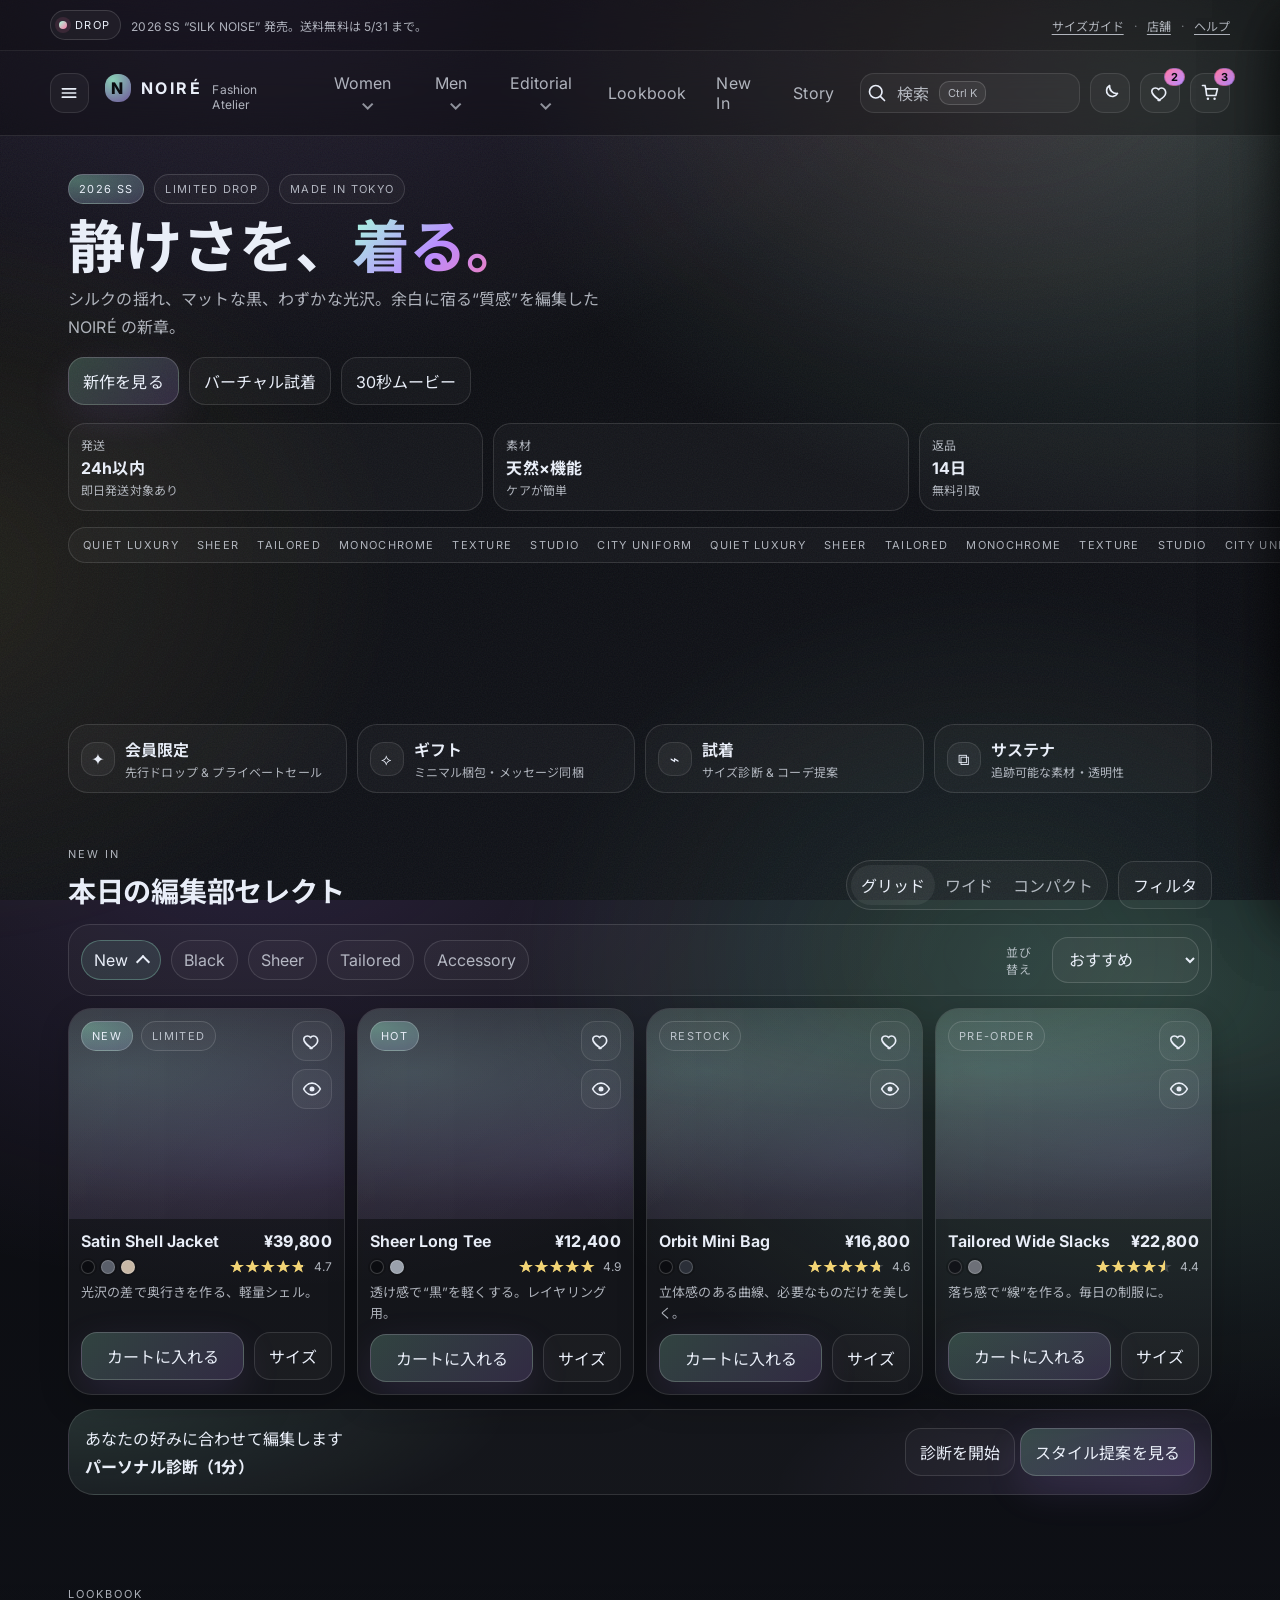
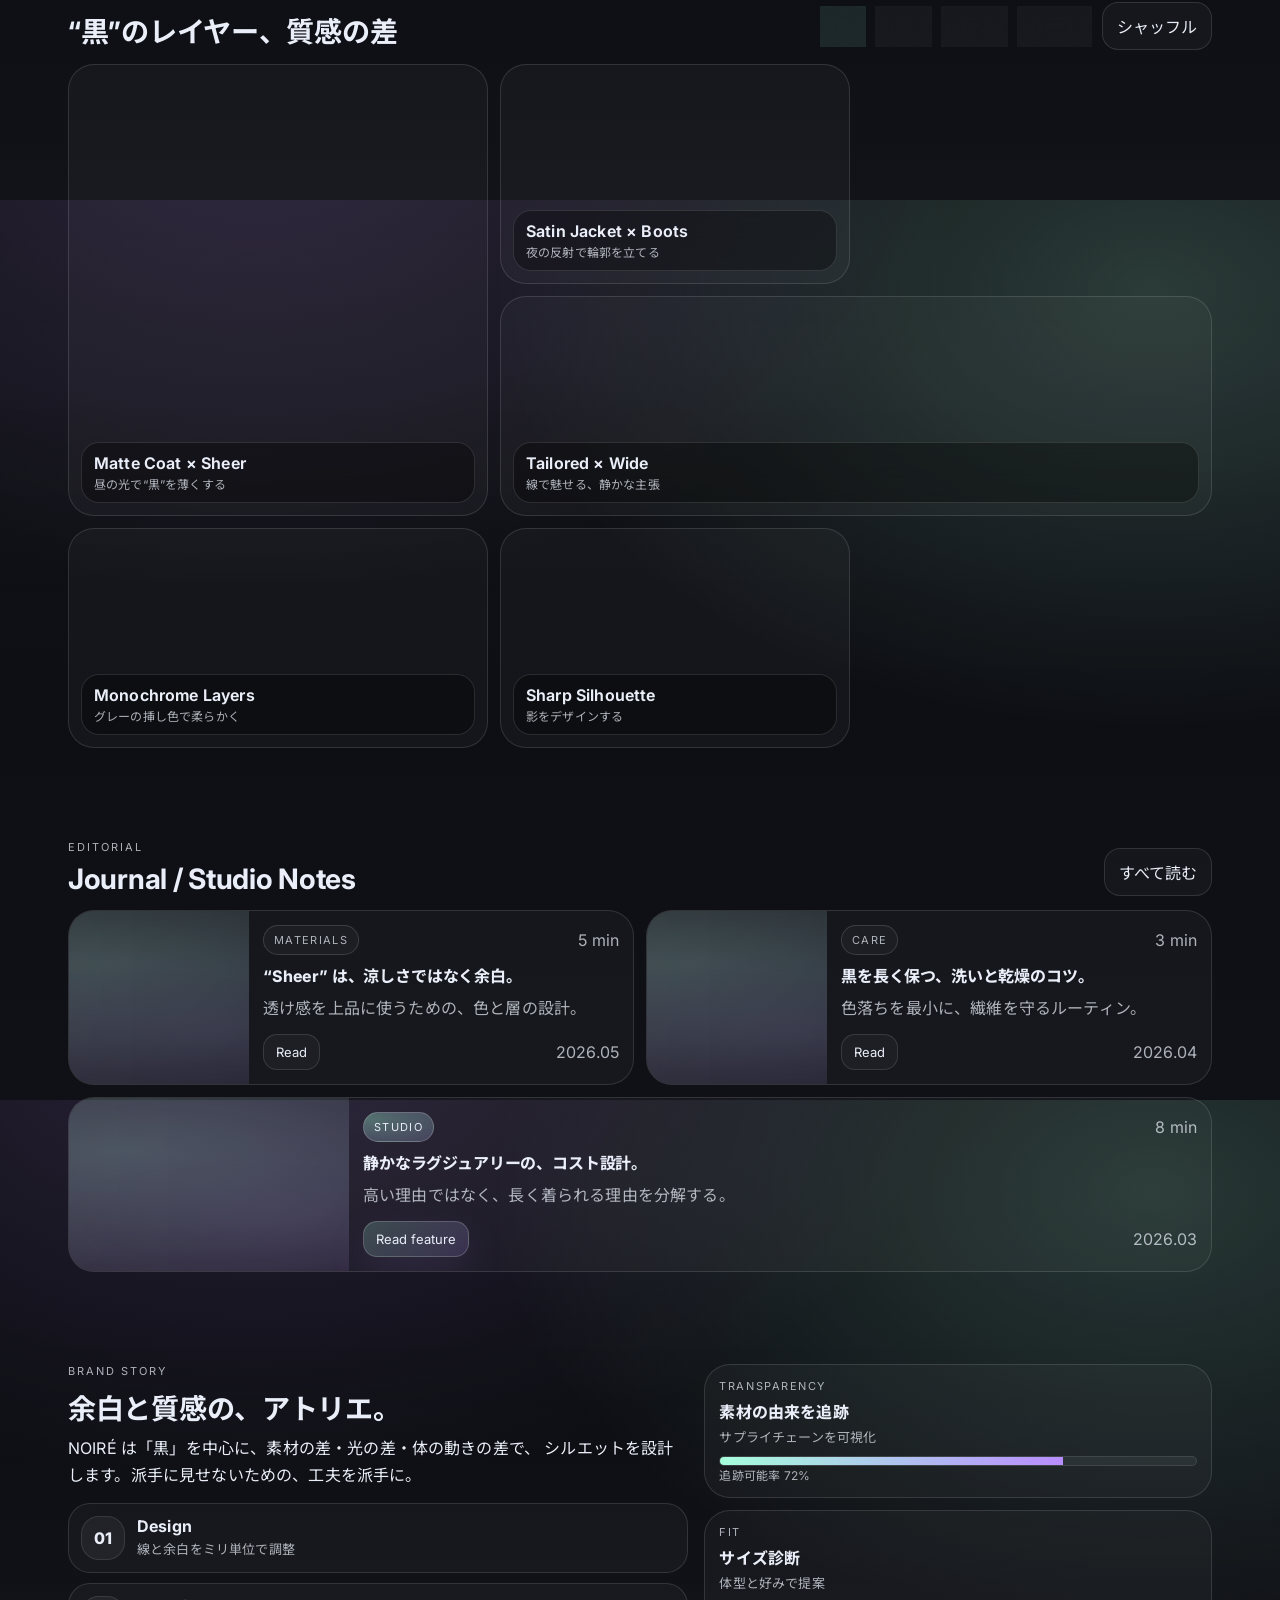
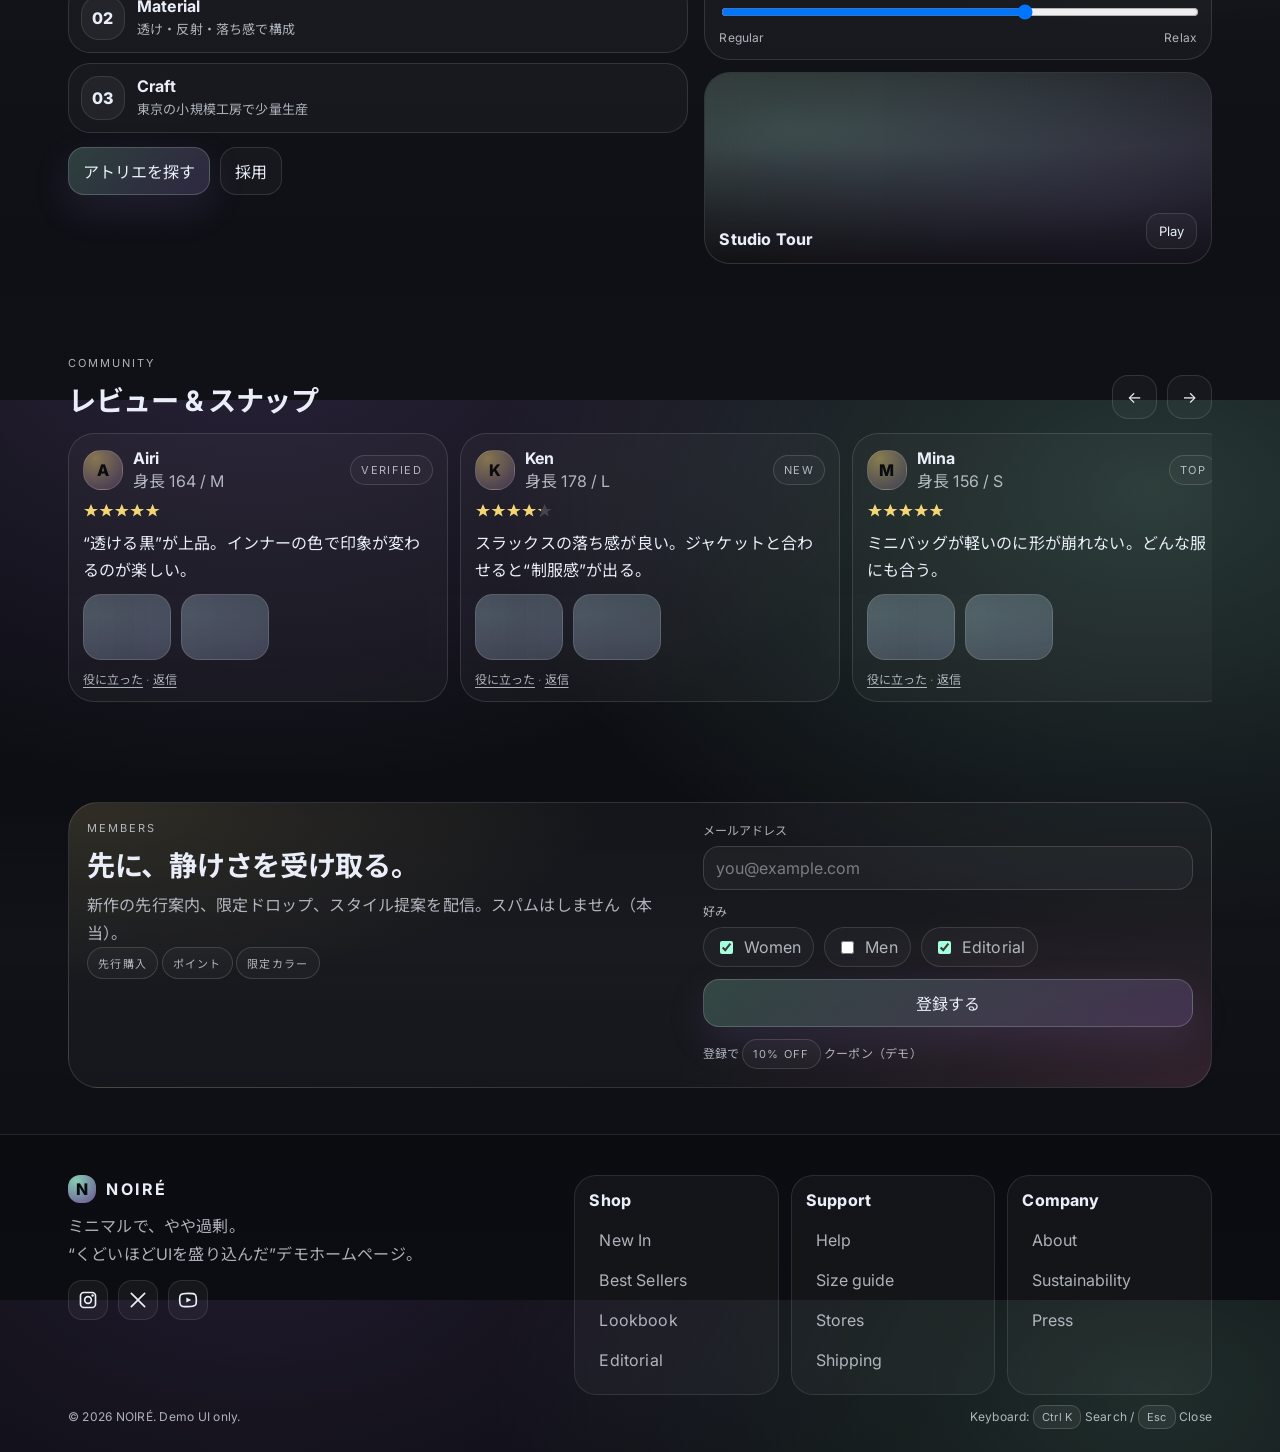
<file: a/index.html>
<!doctype html>
<html lang="ja">
  <head>
    <meta charset="UTF-8" />
    <meta name="viewport" content="width=device-width, initial-scale=1" />
    <meta name="theme-color" content="#0b0c10" />
    <title>NOIRÉ — Fashion Atelier</title>
    <meta
      name="description"
      content="NOIRÉ — 都会的でミニマル、でもエッジィ。ルック、コレクション、エディトリアルを“くどいほど盛り込んだ”ファッションサイトのトップページ。"
    />
    <link rel="preconnect" href="https://fonts.googleapis.com" />
    <link rel="preconnect" href="https://fonts.gstatic.com" crossorigin />
    <link
      href="https://fonts.googleapis.com/css2?family=Inter:wght@300;400;500;600;700&family=Noto+Sans+JP:wght@300;400;500;700&display=swap"
      rel="stylesheet"
    />
    <link rel="stylesheet" href="./styles.css" />
  </head>
  <body>
    <a class="skip" href="#main">本文へスキップ</a>

    <div class="bg">
      <div class="bg__mesh"></div>
      <div class="bg__grain" aria-hidden="true"></div>
    </div>

    <!-- Top announcement -->
    <div class="topbar" role="status" aria-live="polite">
      <div class="container topbar__inner">
        <div class="topbar__left">
          <span class="chip chip--live">
            <span class="dot" aria-hidden="true"></span>
            DROP
          </span>
          <span class="topbar__msg"
            >2026 SS “SILK NOISE” 発売。送料無料は 5/31 まで。</span
          >
        </div>
        <div class="topbar__right">
          <button class="linklike" data-action="open-size-guide" type="button">
            サイズガイド
          </button>
          <span class="sep" aria-hidden="true">·</span>
          <button class="linklike" data-action="open-store" type="button">
            店舗
          </button>
          <span class="sep" aria-hidden="true">·</span>
          <button class="linklike" data-action="open-help" type="button">
            ヘルプ
          </button>
        </div>
      </div>
    </div>

    <!-- Header -->
    <header class="header" data-elevate-on-scroll>
      <div class="container header__inner">
        <button
          class="iconbtn header__burger"
          type="button"
          aria-label="メニューを開く"
          data-action="toggle-nav"
          aria-expanded="false"
          aria-controls="navPanel"
        >
          <span class="icon" aria-hidden="true">
            <svg viewBox="0 0 24 24" fill="none">
              <path
                d="M4 7h16M4 12h16M4 17h16"
                stroke="currentColor"
                stroke-width="2"
                stroke-linecap="round"
              />
            </svg>
          </span>
        </button>

        <a class="brand" href="#" aria-label="NOIRÉ ホーム">
          <span class="brand__mark" aria-hidden="true">N</span>
          <span class="brand__name">NOIRÉ</span>
          <span class="brand__tag">Fashion Atelier</span>
        </a>

        <nav class="nav" aria-label="主要">
          <button
            class="nav__item"
            type="button"
            data-menu="women"
            aria-expanded="false"
          >
            Women
            <span class="chev" aria-hidden="true"></span>
          </button>
          <button
            class="nav__item"
            type="button"
            data-menu="men"
            aria-expanded="false"
          >
            Men
            <span class="chev" aria-hidden="true"></span>
          </button>
          <button
            class="nav__item"
            type="button"
            data-menu="editorial"
            aria-expanded="false"
          >
            Editorial
            <span class="chev" aria-hidden="true"></span>
          </button>
          <a class="nav__link" href="#lookbook">Lookbook</a>
          <a class="nav__link" href="#newin">New In</a>
          <a class="nav__link" href="#story">Story</a>
        </nav>

        <div class="header__actions">
          <div class="searchpill" role="search">
            <button class="iconbtn" type="button" data-action="open-search">
              <span class="icon" aria-hidden="true">
                <svg viewBox="0 0 24 24" fill="none">
                  <path
                    d="M10.5 18a7.5 7.5 0 1 1 0-15 7.5 7.5 0 0 1 0 15Z"
                    stroke="currentColor"
                    stroke-width="2"
                  />
                  <path
                    d="M16.3 16.3 21 21"
                    stroke="currentColor"
                    stroke-width="2"
                    stroke-linecap="round"
                  />
                </svg>
              </span>
              <span class="searchpill__label">検索</span>
              <span class="kbd" aria-hidden="true">Ctrl K</span>
            </button>
          </div>

          <button class="iconbtn" type="button" data-action="toggle-theme" aria-label="テーマ切替">
            <span class="icon" aria-hidden="true">
              <svg viewBox="0 0 24 24" fill="none">
                <path
                  d="M21 12.5A8.5 8.5 0 0 1 11.5 3a7 7 0 1 0 9.5 9.5Z"
                  stroke="currentColor"
                  stroke-width="2"
                  stroke-linejoin="round"
                />
              </svg>
            </span>
          </button>

          <button class="iconbtn" type="button" data-action="open-wishlist" aria-label="ウィッシュリスト">
            <span class="icon" aria-hidden="true">
              <svg viewBox="0 0 24 24" fill="none">
                <path
                  d="M12 21s-7-4.6-9.3-9C1 8.7 3.4 6 6.4 6c1.8 0 3.3 1 3.9 2 0 0 .9-2 3.7-2 2.9 0 5 2.6 4.8 6-.3 4.8-9 9-9 9Z"
                  stroke="currentColor"
                  stroke-width="2"
                  stroke-linejoin="round"
                />
              </svg>
            </span>
            <span class="badge" data-wishlist-count>2</span>
          </button>

          <button
            class="iconbtn"
            type="button"
            data-action="open-cart"
            aria-label="カート"
          >
            <span class="icon" aria-hidden="true">
              <svg viewBox="0 0 24 24" fill="none">
                <path
                  d="M7 7h14l-2 8H8L7 7Z"
                  stroke="currentColor"
                  stroke-width="2"
                  stroke-linejoin="round"
                />
                <path
                  d="M7 7 6 3H3"
                  stroke="currentColor"
                  stroke-width="2"
                  stroke-linecap="round"
                />
                <path
                  d="M9.5 20.5a1.5 1.5 0 1 0 0-3 1.5 1.5 0 0 0 0 3ZM17.5 20.5a1.5 1.5 0 1 0 0-3 1.5 1.5 0 0 0 0 3Z"
                  fill="currentColor"
                />
              </svg>
            </span>
            <span class="badge" data-cart-count>3</span>
          </button>
        </div>
      </div>

      <!-- Mega menus -->
      <div class="megamenu" data-mega-root>
        <div class="container megamenu__inner">
          <section class="mega" data-mega="women" aria-label="Women メニュー">
            <div class="mega__col">
              <h3 class="mega__title">New</h3>
              <a class="mega__link" href="#newin">New In</a>
              <a class="mega__link" href="#newin">Drop: Silk Noise</a>
              <a class="mega__link" href="#newin">Pre-order</a>
              <a class="mega__link" href="#newin">Gift Edit</a>
            </div>
            <div class="mega__col">
              <h3 class="mega__title">Categories</h3>
              <a class="mega__link" href="#newin">Outer</a>
              <a class="mega__link" href="#newin">Tops</a>
              <a class="mega__link" href="#newin">Bottoms</a>
              <a class="mega__link" href="#newin">Dresses</a>
              <a class="mega__link" href="#newin">Accessories</a>
            </div>
            <div class="mega__col mega__col--cards">
              <div class="miniCard">
                <div class="miniCard__img" data-img="neon"></div>
                <div class="miniCard__body">
                  <div class="miniCard__kicker">Editor’s Pick</div>
                  <div class="miniCard__title">Sheer Layering</div>
                  <div class="miniCard__meta">軽さ × 黒の奥行き</div>
                  <button class="btn btn--sm btn--ghost" type="button" data-action="toast" data-toast="“Sheer” を開きました">
                    See edit
                  </button>
                </div>
              </div>
              <div class="miniCard">
                <div class="miniCard__img" data-img="sand"></div>
                <div class="miniCard__body">
                  <div class="miniCard__kicker">New Color</div>
                  <div class="miniCard__title">Ash Beige</div>
                  <div class="miniCard__meta">肌に溶けるニュートラル</div>
                  <button class="btn btn--sm btn--ghost" type="button" data-action="toast" data-toast="“Ash Beige” を開きました">
                    Explore
                  </button>
                </div>
              </div>
            </div>
          </section>

          <section class="mega" data-mega="men" aria-label="Men メニュー">
            <div class="mega__col">
              <h3 class="mega__title">New</h3>
              <a class="mega__link" href="#newin">New In</a>
              <a class="mega__link" href="#newin">Tailored</a>
              <a class="mega__link" href="#newin">Everyday Tech</a>
              <a class="mega__link" href="#newin">Limited</a>
            </div>
            <div class="mega__col">
              <h3 class="mega__title">Categories</h3>
              <a class="mega__link" href="#newin">Jackets</a>
              <a class="mega__link" href="#newin">Shirts</a>
              <a class="mega__link" href="#newin">Pants</a>
              <a class="mega__link" href="#newin">Shoes</a>
              <a class="mega__link" href="#newin">Bags</a>
            </div>
            <div class="mega__col mega__col--cards">
              <div class="miniCard miniCard--wide">
                <div class="miniCard__img" data-img="mono"></div>
                <div class="miniCard__body">
                  <div class="miniCard__kicker">Drop</div>
                  <div class="miniCard__title">Black on Black</div>
                  <div class="miniCard__meta">光沢の差で魅せる</div>
                  <button class="btn btn--sm btn--ghost" type="button" data-action="toast" data-toast="“Black on Black” を開きました">
                    View
                  </button>
                </div>
              </div>
            </div>
          </section>

          <section class="mega" data-mega="editorial" aria-label="Editorial メニュー">
            <div class="mega__col">
              <h3 class="mega__title">Read</h3>
              <a class="mega__link" href="#editorial">Journal</a>
              <a class="mega__link" href="#editorial">Care</a>
              <a class="mega__link" href="#editorial">Materials</a>
              <a class="mega__link" href="#editorial">Studio</a>
            </div>
            <div class="mega__col">
              <h3 class="mega__title">Topics</h3>
              <a class="mega__link" href="#editorial">Quiet Luxury</a>
              <a class="mega__link" href="#editorial">City Uniform</a>
              <a class="mega__link" href="#editorial">Silhouette</a>
              <a class="mega__link" href="#editorial">Sustainability</a>
            </div>
            <div class="mega__col mega__col--cards">
              <div class="quoteCard">
                <div class="quoteCard__icon" aria-hidden="true">“</div>
                <div class="quoteCard__text">
                  服は、音のない自己紹介。素材と余白で語る。
                </div>
                <div class="quoteCard__by">— NOIRÉ Studio</div>
              </div>
            </div>
          </section>
        </div>
      </div>
    </header>

    <!-- Mobile nav panel -->
    <aside class="sidepanel" id="navPanel" aria-label="モバイルメニュー" hidden>
      <div class="sidepanel__head">
        <div class="sidepanel__title">Menu</div>
        <button class="iconbtn" type="button" data-action="toggle-nav" aria-label="閉じる">
          <span class="icon" aria-hidden="true">
            <svg viewBox="0 0 24 24" fill="none">
              <path
                d="M6 6l12 12M18 6 6 18"
                stroke="currentColor"
                stroke-width="2"
                stroke-linecap="round"
              />
            </svg>
          </span>
        </button>
      </div>
      <div class="sidepanel__body">
        <div class="stack">
          <a class="rowlink" href="#newin">New In</a>
          <a class="rowlink" href="#lookbook">Lookbook</a>
          <a class="rowlink" href="#editorial">Editorial</a>
          <a class="rowlink" href="#story">Story</a>
        </div>

        <div class="divider"></div>

        <div class="stack">
          <button class="rowbtn" type="button" data-action="open-search">
            検索
            <span class="muted">— すべてのコレクション</span>
          </button>
          <button class="rowbtn" type="button" data-action="open-cart">
            カート
            <span class="pill" data-cart-count-pill>3</span>
          </button>
          <button class="rowbtn" type="button" data-action="open-wishlist">
            ウィッシュリスト
            <span class="pill" data-wishlist-count-pill>2</span>
          </button>
        </div>

        <div class="divider"></div>

        <details class="accordion" open>
          <summary>Women</summary>
          <div class="accordion__body">
            <a class="miniLink" href="#newin">Outer</a>
            <a class="miniLink" href="#newin">Tops</a>
            <a class="miniLink" href="#newin">Bottoms</a>
            <a class="miniLink" href="#newin">Accessories</a>
          </div>
        </details>
        <details class="accordion">
          <summary>Men</summary>
          <div class="accordion__body">
            <a class="miniLink" href="#newin">Jackets</a>
            <a class="miniLink" href="#newin">Shirts</a>
            <a class="miniLink" href="#newin">Pants</a>
            <a class="miniLink" href="#newin">Bags</a>
          </div>
        </details>
      </div>
      <div class="sidepanel__foot">
        <div class="micro">
          <span class="chip chip--soft">JP</span>
          <span class="chip chip--soft">JPY</span>
          <span class="chip chip--soft">Free returns 14 days</span>
        </div>
      </div>
    </aside>

    <!-- Main -->
    <main id="main">
      <!-- Hero -->
      <section class="hero">
        <div class="container hero__grid">
          <div class="hero__copy">
            <div class="hero__eyebrow">
              <span class="chip chip--glow">2026 SS</span>
              <span class="chip chip--soft">Limited drop</span>
              <span class="chip chip--soft">Made in Tokyo</span>
            </div>
            <h1 class="hero__title">
              静けさを、<span class="grad">着る。</span>
            </h1>
            <p class="hero__lead">
              シルクの揺れ、マットな黒、わずかな光沢。余白に宿る“質感”を編集した
              NOIRÉ の新章。
            </p>

            <div class="hero__cta">
              <a class="btn btn--primary" href="#newin">新作を見る</a>
              <button class="btn btn--ghost" type="button" data-action="open-tryon">
                バーチャル試着
              </button>
              <button class="btn btn--ghost" type="button" data-action="open-video">
                30秒ムービー
              </button>
            </div>

            <div class="hero__meta">
              <div class="metaCard">
                <div class="metaCard__k">発送</div>
                <div class="metaCard__v">24h以内</div>
                <div class="metaCard__s">即日発送対象あり</div>
              </div>
              <div class="metaCard">
                <div class="metaCard__k">素材</div>
                <div class="metaCard__v">天然×機能</div>
                <div class="metaCard__s">ケアが簡単</div>
              </div>
              <div class="metaCard">
                <div class="metaCard__k">返品</div>
                <div class="metaCard__v">14日</div>
                <div class="metaCard__s">無料引取</div>
              </div>
            </div>

            <div class="hero__marquee" aria-label="キーワード">
              <div class="marquee">
                <div class="marquee__track">
                  <span>Quiet luxury</span>
                  <span>Sheer</span>
                  <span>Tailored</span>
                  <span>Monochrome</span>
                  <span>Texture</span>
                  <span>Studio</span>
                  <span>City uniform</span>
                  <span>Quiet luxury</span>
                  <span>Sheer</span>
                  <span>Tailored</span>
                  <span>Monochrome</span>
                  <span>Texture</span>
                  <span>Studio</span>
                  <span>City uniform</span>
                </div>
              </div>
            </div>
          </div>

          <div class="hero__visual">
            <div class="frame">
              <div class="frame__img" data-img="hero"></div>
              <div class="frame__overlay"></div>
              <div class="frame__ui">
                <div class="floating floating--top">
                  <div class="stat">
                    <div class="stat__num">4.8</div>
                    <div class="stat__lab">Review</div>
                  </div>
                  <div class="stat">
                    <div class="stat__num">12k</div>
                    <div class="stat__lab">Members</div>
                  </div>
                  <div class="stat">
                    <div class="stat__num">02</div>
                    <div class="stat__lab">Drop</div>
                  </div>
                </div>
                <div class="floating floating--bottom">
                  <div class="pill pill--glass">
                    <span class="pill__dot" aria-hidden="true"></span>
                    在庫: 残りわずか
                  </div>
                  <button class="pill pill--glass" type="button" data-action="toast" data-toast="通知をONにしました">
                    再入荷通知
                  </button>
                </div>
              </div>
            </div>

            <div class="hero__stack">
              <div class="peek">
                <div class="peek__img" data-img="peek1"></div>
                <div class="peek__txt">
                  <div class="peek__t">Satin Shell Jacket</div>
                  <div class="peek__m">¥39,800</div>
                </div>
                <button class="iconbtn iconbtn--xs" type="button" data-action="quick-add" data-sku="JKT-002">
                  <span class="icon" aria-hidden="true">
                    <svg viewBox="0 0 24 24" fill="none">
                      <path d="M12 5v14M5 12h14" stroke="currentColor" stroke-width="2" stroke-linecap="round" />
                    </svg>
                  </span>
                </button>
              </div>
              <div class="peek">
                <div class="peek__img" data-img="peek2"></div>
                <div class="peek__txt">
                  <div class="peek__t">Sheer Long Tee</div>
                  <div class="peek__m">¥12,400</div>
                </div>
                <button class="iconbtn iconbtn--xs" type="button" data-action="quick-add" data-sku="TEE-011">
                  <span class="icon" aria-hidden="true">
                    <svg viewBox="0 0 24 24" fill="none">
                      <path d="M12 5v14M5 12h14" stroke="currentColor" stroke-width="2" stroke-linecap="round" />
                    </svg>
                  </span>
                </button>
              </div>
            </div>
          </div>
        </div>
      </section>

      <!-- Trust / feature strip -->
      <section class="strip">
        <div class="container strip__grid">
          <div class="strip__item">
            <div class="strip__icon" aria-hidden="true">✦</div>
            <div class="strip__text">
              <div class="strip__t">会員限定</div>
              <div class="strip__s">先行ドロップ & プライベートセール</div>
            </div>
          </div>
          <div class="strip__item">
            <div class="strip__icon" aria-hidden="true">⟡</div>
            <div class="strip__text">
              <div class="strip__t">ギフト</div>
              <div class="strip__s">ミニマル梱包・メッセージ同梱</div>
            </div>
          </div>
          <div class="strip__item">
            <div class="strip__icon" aria-hidden="true">⌁</div>
            <div class="strip__text">
              <div class="strip__t">試着</div>
              <div class="strip__s">サイズ診断 & コーデ提案</div>
            </div>
          </div>
          <div class="strip__item">
            <div class="strip__icon" aria-hidden="true">⧉</div>
            <div class="strip__text">
              <div class="strip__t">サステナ</div>
              <div class="strip__s">追跡可能な素材・透明性</div>
            </div>
          </div>
        </div>
      </section>

      <!-- New In / Shop -->
      <section class="section" id="newin">
        <div class="container">
          <div class="section__head">
            <div>
              <div class="kicker">New In</div>
              <h2 class="h2">本日の編集部セレクト</h2>
            </div>
            <div class="section__actions">
              <div class="seg" role="tablist" aria-label="表示切替">
                <button class="seg__btn is-active" type="button" data-action="view" data-view="grid" role="tab" aria-selected="true">
                  グリッド
                </button>
                <button class="seg__btn" type="button" data-action="view" data-view="wide" role="tab" aria-selected="false">
                  ワイド
                </button>
                <button class="seg__btn" type="button" data-action="view" data-view="compact" role="tab" aria-selected="false">
                  コンパクト
                </button>
              </div>
              <button class="btn btn--ghost" type="button" data-action="open-filters">
                フィルタ
              </button>
            </div>
          </div>

          <div class="filtersbar" aria-label="アクティブフィルタ">
            <button class="tag tag--active" type="button" data-action="toggle-tag" data-tag="new">
              New
              <span class="x" aria-hidden="true"></span>
            </button>
            <button class="tag" type="button" data-action="toggle-tag" data-tag="black">
              Black
            </button>
            <button class="tag" type="button" data-action="toggle-tag" data-tag="sheer">
              Sheer
            </button>
            <button class="tag" type="button" data-action="toggle-tag" data-tag="tailored">
              Tailored
            </button>
            <button class="tag" type="button" data-action="toggle-tag" data-tag="accessory">
              Accessory
            </button>
            <div class="spacer"></div>
            <div class="sort">
              <label class="sort__label" for="sortSelect">並び替え</label>
              <select id="sortSelect" class="select" data-action="sort">
                <option value="featured">おすすめ</option>
                <option value="new">新着</option>
                <option value="priceAsc">価格: 安い順</option>
                <option value="priceDesc">価格: 高い順</option>
                <option value="rating">評価</option>
              </select>
            </div>
          </div>

          <div class="products" data-products-view="grid" aria-live="polite">
            <!-- Product cards -->
            <article class="pCard" data-tags="new black tailored" data-price="39800" data-rating="4.7">
              <div class="pCard__media">
                <div class="pCard__img" data-img="p1"></div>
                <div class="pCard__badges">
                  <span class="chip chip--glow">NEW</span>
                  <span class="chip chip--soft">Limited</span>
                </div>
                <div class="pCard__actions">
                  <button class="iconbtn" type="button" data-action="wishlist" aria-label="ウィッシュリストに追加">
                    <span class="icon" aria-hidden="true">
                      <svg viewBox="0 0 24 24" fill="none">
                        <path d="M12 21s-7-4.6-9.3-9C1 8.7 3.4 6 6.4 6c1.8 0 3.3 1 3.9 2 0 0 .9-2 3.7-2 2.9 0 5 2.6 4.8 6-.3 4.8-9 9-9 9Z" stroke="currentColor" stroke-width="2" stroke-linejoin="round" />
                      </svg>
                    </span>
                  </button>
                  <button class="iconbtn" type="button" data-action="quickview" aria-label="クイックビュー">
                    <span class="icon" aria-hidden="true">
                      <svg viewBox="0 0 24 24" fill="none">
                        <path d="M2 12s3.5-7 10-7 10 7 10 7-3.5 7-10 7S2 12 2 12Z" stroke="currentColor" stroke-width="2" />
                        <path d="M12 15a3 3 0 1 0 0-6 3 3 0 0 0 0 6Z" fill="currentColor" />
                      </svg>
                    </span>
                  </button>
                </div>
              </div>
              <div class="pCard__body">
                <div class="pCard__top">
                  <div class="pCard__name">Satin Shell Jacket</div>
                  <div class="pCard__price">¥39,800</div>
                </div>
                <div class="pCard__meta">
                  <span class="swatches" aria-label="カラーバリエーション">
                    <span class="swatch" style="--c:#0b0c10"></span>
                    <span class="swatch" style="--c:#5a5f6a"></span>
                    <span class="swatch" style="--c:#c8b8a6"></span>
                  </span>
                  <span class="rating" aria-label="評価 4.7">
                    <span class="stars" style="--r:4.7"></span>
                    <span class="rating__num">4.7</span>
                  </span>
                </div>
                <div class="pCard__desc">
                  光沢の差で奥行きを作る、軽量シェル。
                </div>
                <div class="pCard__foot">
                  <button class="btn btn--primary btn--block" type="button" data-action="add" data-sku="JKT-002">
                    カートに入れる
                  </button>
                  <button class="btn btn--ghost" type="button" data-action="open-size">
                    サイズ
                  </button>
                </div>
              </div>
            </article>

            <article class="pCard" data-tags="new black sheer" data-price="12400" data-rating="4.9">
              <div class="pCard__media">
                <div class="pCard__img" data-img="p2"></div>
                <div class="pCard__badges">
                  <span class="chip chip--glow">HOT</span>
                </div>
                <div class="pCard__actions">
                  <button class="iconbtn" type="button" data-action="wishlist" aria-label="ウィッシュリストに追加">
                    <span class="icon" aria-hidden="true">
                      <svg viewBox="0 0 24 24" fill="none">
                        <path d="M12 21s-7-4.6-9.3-9C1 8.7 3.4 6 6.4 6c1.8 0 3.3 1 3.9 2 0 0 .9-2 3.7-2 2.9 0 5 2.6 4.8 6-.3 4.8-9 9-9 9Z" stroke="currentColor" stroke-width="2" stroke-linejoin="round" />
                      </svg>
                    </span>
                  </button>
                  <button class="iconbtn" type="button" data-action="quickview" aria-label="クイックビュー">
                    <span class="icon" aria-hidden="true">
                      <svg viewBox="0 0 24 24" fill="none">
                        <path d="M2 12s3.5-7 10-7 10 7 10 7-3.5 7-10 7S2 12 2 12Z" stroke="currentColor" stroke-width="2" />
                        <path d="M12 15a3 3 0 1 0 0-6 3 3 0 0 0 0 6Z" fill="currentColor" />
                      </svg>
                    </span>
                  </button>
                </div>
              </div>
              <div class="pCard__body">
                <div class="pCard__top">
                  <div class="pCard__name">Sheer Long Tee</div>
                  <div class="pCard__price">¥12,400</div>
                </div>
                <div class="pCard__meta">
                  <span class="swatches" aria-label="カラーバリエーション">
                    <span class="swatch" style="--c:#0b0c10"></span>
                    <span class="swatch" style="--c:#9aa1ac"></span>
                  </span>
                  <span class="rating" aria-label="評価 4.9">
                    <span class="stars" style="--r:4.9"></span>
                    <span class="rating__num">4.9</span>
                  </span>
                </div>
                <div class="pCard__desc">
                  透け感で“黒”を軽くする。レイヤリング用。
                </div>
                <div class="pCard__foot">
                  <button class="btn btn--primary btn--block" type="button" data-action="add" data-sku="TEE-011">
                    カートに入れる
                  </button>
                  <button class="btn btn--ghost" type="button" data-action="open-size">
                    サイズ
                  </button>
                </div>
              </div>
            </article>

            <article class="pCard" data-tags="black accessory" data-price="16800" data-rating="4.6">
              <div class="pCard__media">
                <div class="pCard__img" data-img="p3"></div>
                <div class="pCard__badges">
                  <span class="chip chip--soft">Restock</span>
                </div>
                <div class="pCard__actions">
                  <button class="iconbtn" type="button" data-action="wishlist" aria-label="ウィッシュリストに追加">
                    <span class="icon" aria-hidden="true">
                      <svg viewBox="0 0 24 24" fill="none">
                        <path d="M12 21s-7-4.6-9.3-9C1 8.7 3.4 6 6.4 6c1.8 0 3.3 1 3.9 2 0 0 .9-2 3.7-2 2.9 0 5 2.6 4.8 6-.3 4.8-9 9-9 9Z" stroke="currentColor" stroke-width="2" stroke-linejoin="round" />
                      </svg>
                    </span>
                  </button>
                  <button class="iconbtn" type="button" data-action="quickview" aria-label="クイックビュー">
                    <span class="icon" aria-hidden="true">
                      <svg viewBox="0 0 24 24" fill="none">
                        <path d="M2 12s3.5-7 10-7 10 7 10 7-3.5 7-10 7S2 12 2 12Z" stroke="currentColor" stroke-width="2" />
                        <path d="M12 15a3 3 0 1 0 0-6 3 3 0 0 0 0 6Z" fill="currentColor" />
                      </svg>
                    </span>
                  </button>
                </div>
              </div>
              <div class="pCard__body">
                <div class="pCard__top">
                  <div class="pCard__name">Orbit Mini Bag</div>
                  <div class="pCard__price">¥16,800</div>
                </div>
                <div class="pCard__meta">
                  <span class="swatches" aria-label="カラーバリエーション">
                    <span class="swatch" style="--c:#0b0c10"></span>
                    <span class="swatch" style="--c:#2b2f38"></span>
                  </span>
                  <span class="rating" aria-label="評価 4.6">
                    <span class="stars" style="--r:4.6"></span>
                    <span class="rating__num">4.6</span>
                  </span>
                </div>
                <div class="pCard__desc">
                  立体感のある曲線、必要なものだけを美しく。
                </div>
                <div class="pCard__foot">
                  <button class="btn btn--primary btn--block" type="button" data-action="add" data-sku="BAG-014">
                    カートに入れる
                  </button>
                  <button class="btn btn--ghost" type="button" data-action="open-size">
                    サイズ
                  </button>
                </div>
              </div>
            </article>

            <article class="pCard" data-tags="tailored new" data-price="22800" data-rating="4.4">
              <div class="pCard__media">
                <div class="pCard__img" data-img="p4"></div>
                <div class="pCard__badges">
                  <span class="chip chip--soft">Pre-order</span>
                </div>
                <div class="pCard__actions">
                  <button class="iconbtn" type="button" data-action="wishlist" aria-label="ウィッシュリストに追加">
                    <span class="icon" aria-hidden="true">
                      <svg viewBox="0 0 24 24" fill="none">
                        <path d="M12 21s-7-4.6-9.3-9C1 8.7 3.4 6 6.4 6c1.8 0 3.3 1 3.9 2 0 0 .9-2 3.7-2 2.9 0 5 2.6 4.8 6-.3 4.8-9 9-9 9Z" stroke="currentColor" stroke-width="2" stroke-linejoin="round" />
                      </svg>
                    </span>
                  </button>
                  <button class="iconbtn" type="button" data-action="quickview" aria-label="クイックビュー">
                    <span class="icon" aria-hidden="true">
                      <svg viewBox="0 0 24 24" fill="none">
                        <path d="M2 12s3.5-7 10-7 10 7 10 7-3.5 7-10 7S2 12 2 12Z" stroke="currentColor" stroke-width="2" />
                        <path d="M12 15a3 3 0 1 0 0-6 3 3 0 0 0 0 6Z" fill="currentColor" />
                      </svg>
                    </span>
                  </button>
                </div>
              </div>
              <div class="pCard__body">
                <div class="pCard__top">
                  <div class="pCard__name">Tailored Wide Slacks</div>
                  <div class="pCard__price">¥22,800</div>
                </div>
                <div class="pCard__meta">
                  <span class="swatches" aria-label="カラーバリエーション">
                    <span class="swatch" style="--c:#111318"></span>
                    <span class="swatch" style="--c:#6d7078"></span>
                  </span>
                  <span class="rating" aria-label="評価 4.4">
                    <span class="stars" style="--r:4.4"></span>
                    <span class="rating__num">4.4</span>
                  </span>
                </div>
                <div class="pCard__desc">
                  落ち感で“線”を作る。毎日の制服に。
                </div>
                <div class="pCard__foot">
                  <button class="btn btn--primary btn--block" type="button" data-action="add" data-sku="PNT-007">
                    カートに入れる
                  </button>
                  <button class="btn btn--ghost" type="button" data-action="open-size">
                    サイズ
                  </button>
                </div>
              </div>
            </article>
          </div>

          <div class="ctaRow">
            <div class="ctaRow__left">
              <div class="subtle">あなたの好みに合わせて編集します</div>
              <div class="ctaRow__title">パーソナル診断（1分）</div>
            </div>
            <div class="ctaRow__right">
              <button class="btn btn--ghost" type="button" data-action="open-quiz">
                診断を開始
              </button>
              <a class="btn btn--primary" href="#editorial">スタイル提案を見る</a>
            </div>
          </div>
        </div>
      </section>

      <!-- Lookbook -->
      <section class="section section--alt" id="lookbook">
        <div class="container">
          <div class="section__head">
            <div>
              <div class="kicker">Lookbook</div>
              <h2 class="h2">“黒”のレイヤー、質感の差</h2>
            </div>
            <div class="section__actions">
              <div class="pillset" aria-label="フィルタ">
                <button class="pill pill--glass is-active" type="button" data-action="lb-filter" data-filter="all">All</button>
                <button class="pill pill--glass" type="button" data-action="lb-filter" data-filter="day">Day</button>
                <button class="pill pill--glass" type="button" data-action="lb-filter" data-filter="night">Night</button>
                <button class="pill pill--glass" type="button" data-action="lb-filter" data-filter="studio">Studio</button>
              </div>
              <button class="btn btn--ghost" type="button" data-action="lb-shuffle">
                シャッフル
              </button>
            </div>
          </div>

          <div class="gallery" data-gallery>
            <figure class="shot" data-lb="day">
              <div class="shot__img" data-img="g1"></div>
              <figcaption class="shot__cap">
                <div class="shot__t">Matte Coat × Sheer</div>
                <div class="shot__s">昼の光で“黒”を薄くする</div>
              </figcaption>
            </figure>
            <figure class="shot" data-lb="night">
              <div class="shot__img" data-img="g2"></div>
              <figcaption class="shot__cap">
                <div class="shot__t">Satin Jacket × Boots</div>
                <div class="shot__s">夜の反射で輪郭を立てる</div>
              </figcaption>
            </figure>
            <figure class="shot" data-lb="studio">
              <div class="shot__img" data-img="g3"></div>
              <figcaption class="shot__cap">
                <div class="shot__t">Tailored × Wide</div>
                <div class="shot__s">線で魅せる、静かな主張</div>
              </figcaption>
            </figure>
            <figure class="shot" data-lb="day">
              <div class="shot__img" data-img="g4"></div>
              <figcaption class="shot__cap">
                <div class="shot__t">Monochrome Layers</div>
                <div class="shot__s">グレーの挿し色で柔らかく</div>
              </figcaption>
            </figure>
            <figure class="shot" data-lb="night">
              <div class="shot__img" data-img="g5"></div>
              <figcaption class="shot__cap">
                <div class="shot__t">Sharp Silhouette</div>
                <div class="shot__s">影をデザインする</div>
              </figcaption>
            </figure>
          </div>
        </div>
      </section>

      <!-- Editorial -->
      <section class="section" id="editorial">
        <div class="container">
          <div class="section__head">
            <div>
              <div class="kicker">Editorial</div>
              <h2 class="h2">Journal / Studio Notes</h2>
            </div>
            <div class="section__actions">
              <button class="btn btn--ghost" type="button" data-action="toast" data-toast="記事一覧へ（ダミー）">
                すべて読む
              </button>
            </div>
          </div>

          <div class="edGrid">
            <article class="edCard">
              <div class="edCard__img" data-img="e1"></div>
              <div class="edCard__body">
                <div class="metaLine">
                  <span class="chip chip--soft">Materials</span>
                  <span class="muted">5 min</span>
                </div>
                <div class="edCard__t">“Sheer” は、涼しさではなく余白。</div>
                <div class="edCard__s">透け感を上品に使うための、色と層の設計。</div>
                <div class="edCard__foot">
                  <button class="btn btn--sm btn--ghost" type="button" data-action="toast" data-toast="記事を開きました（ダミー）">Read</button>
                  <span class="muted">2026.05</span>
                </div>
              </div>
            </article>

            <article class="edCard">
              <div class="edCard__img" data-img="e2"></div>
              <div class="edCard__body">
                <div class="metaLine">
                  <span class="chip chip--soft">Care</span>
                  <span class="muted">3 min</span>
                </div>
                <div class="edCard__t">黒を長く保つ、洗いと乾燥のコツ。</div>
                <div class="edCard__s">色落ちを最小に、繊維を守るルーティン。</div>
                <div class="edCard__foot">
                  <button class="btn btn--sm btn--ghost" type="button" data-action="toast" data-toast="記事を開きました（ダミー）">Read</button>
                  <span class="muted">2026.04</span>
                </div>
              </div>
            </article>

            <article class="edCard edCard--wide">
              <div class="edCard__img" data-img="e3"></div>
              <div class="edCard__body">
                <div class="metaLine">
                  <span class="chip chip--glow">Studio</span>
                  <span class="muted">8 min</span>
                </div>
                <div class="edCard__t">静かなラグジュアリーの、コスト設計。</div>
                <div class="edCard__s">
                  高い理由ではなく、長く着られる理由を分解する。
                </div>
                <div class="edCard__foot">
                  <button class="btn btn--sm btn--primary" type="button" data-action="toast" data-toast="記事を開きました（ダミー）">
                    Read feature
                  </button>
                  <span class="muted">2026.03</span>
                </div>
              </div>
            </article>
          </div>
        </div>
      </section>

      <!-- Story -->
      <section class="section section--alt" id="story">
        <div class="container">
          <div class="story">
            <div class="story__left">
              <div class="kicker">Brand Story</div>
              <h2 class="h2">余白と質感の、アトリエ。</h2>
              <p class="p">
                NOIRÉ は「黒」を中心に、素材の差・光の差・体の動きの差で、
                シルエットを設計します。派手に見せないための、工夫を派手に。
              </p>

              <div class="steps">
                <div class="step">
                  <div class="step__n">01</div>
                  <div class="step__b">
                    <div class="step__t">Design</div>
                    <div class="step__s">線と余白をミリ単位で調整</div>
                  </div>
                </div>
                <div class="step">
                  <div class="step__n">02</div>
                  <div class="step__b">
                    <div class="step__t">Material</div>
                    <div class="step__s">透け・反射・落ち感で構成</div>
                  </div>
                </div>
                <div class="step">
                  <div class="step__n">03</div>
                  <div class="step__b">
                    <div class="step__t">Craft</div>
                    <div class="step__s">東京の小規模工房で少量生産</div>
                  </div>
                </div>
              </div>

              <div class="story__cta">
                <button class="btn btn--primary" type="button" data-action="open-store">
                  アトリエを探す
                </button>
                <button class="btn btn--ghost" type="button" data-action="toast" data-toast="採用ページ（ダミー）">
                  採用
                </button>
              </div>
            </div>

            <div class="story__right">
              <div class="stackCards">
                <div class="sCard">
                  <div class="sCard__k">Transparency</div>
                  <div class="sCard__t">素材の由来を追跡</div>
                  <div class="sCard__s">サプライチェーンを可視化</div>
                  <div class="progress">
                    <div class="progress__bar" style="--p: 72%"></div>
                  </div>
                  <div class="micro muted">追跡可能率 72%</div>
                </div>
                <div class="sCard">
                  <div class="sCard__k">Fit</div>
                  <div class="sCard__t">サイズ診断</div>
                  <div class="sCard__s">体型と好みで提案</div>
                  <div class="range">
                    <input class="range__input" type="range" min="0" max="100" value="64" data-action="range" />
                    <div class="range__labels">
                      <span>Regular</span><span>Relax</span>
                    </div>
                  </div>
                </div>
                <div class="sCard sCard--img">
                  <div class="sCard__img" data-img="atelier"></div>
                  <div class="sCard__overlay">
                    <div class="sCard__t">Studio Tour</div>
                    <button class="btn btn--sm btn--ghost" type="button" data-action="open-video">
                      Play
                    </button>
                  </div>
                </div>
              </div>
            </div>
          </div>
        </div>
      </section>

      <!-- Reviews -->
      <section class="section">
        <div class="container">
          <div class="section__head">
            <div>
              <div class="kicker">Community</div>
              <h2 class="h2">レビュー & スナップ</h2>
            </div>
            <div class="section__actions">
              <button class="btn btn--ghost" type="button" data-action="reviews-prev" aria-label="前へ">
                ←
              </button>
              <button class="btn btn--ghost" type="button" data-action="reviews-next" aria-label="次へ">
                →
              </button>
            </div>
          </div>

          <div class="reviews" data-reviews>
            <article class="rCard">
              <div class="rCard__top">
                <div class="avatar" aria-hidden="true">A</div>
                <div>
                  <div class="rCard__name">Airi</div>
                  <div class="muted">身長 164 / M</div>
                </div>
                <div class="spacer"></div>
                <span class="chip chip--soft">Verified</span>
              </div>
              <div class="rCard__stars" aria-label="評価 5">
                <span class="stars" style="--r: 5"></span>
              </div>
              <div class="rCard__txt">
                “透ける黒”が上品。インナーの色で印象が変わるのが楽しい。
              </div>
              <div class="rCard__imgs">
                <div class="thumb" data-img="snap1"></div>
                <div class="thumb" data-img="snap2"></div>
              </div>
              <div class="rCard__foot">
                <button class="linklike" type="button" data-action="toast" data-toast="役に立った！">役に立った</button>
                <span class="sep" aria-hidden="true">·</span>
                <button class="linklike" type="button" data-action="toast" data-toast="返信しました（ダミー）">返信</button>
              </div>
            </article>

            <article class="rCard">
              <div class="rCard__top">
                <div class="avatar" aria-hidden="true">K</div>
                <div>
                  <div class="rCard__name">Ken</div>
                  <div class="muted">身長 178 / L</div>
                </div>
                <div class="spacer"></div>
                <span class="chip chip--soft">New</span>
              </div>
              <div class="rCard__stars" aria-label="評価 4">
                <span class="stars" style="--r: 4.2"></span>
              </div>
              <div class="rCard__txt">
                スラックスの落ち感が良い。ジャケットと合わせると“制服感”が出る。
              </div>
              <div class="rCard__imgs">
                <div class="thumb" data-img="snap3"></div>
                <div class="thumb" data-img="snap4"></div>
              </div>
              <div class="rCard__foot">
                <button class="linklike" type="button" data-action="toast" data-toast="役に立った！">役に立った</button>
                <span class="sep" aria-hidden="true">·</span>
                <button class="linklike" type="button" data-action="toast" data-toast="返信しました（ダミー）">返信</button>
              </div>
            </article>

            <article class="rCard">
              <div class="rCard__top">
                <div class="avatar" aria-hidden="true">M</div>
                <div>
                  <div class="rCard__name">Mina</div>
                  <div class="muted">身長 156 / S</div>
                </div>
                <div class="spacer"></div>
                <span class="chip chip--soft">Top</span>
              </div>
              <div class="rCard__stars" aria-label="評価 5">
                <span class="stars" style="--r: 4.9"></span>
              </div>
              <div class="rCard__txt">
                ミニバッグが軽いのに形が崩れない。どんな服にも合う。
              </div>
              <div class="rCard__imgs">
                <div class="thumb" data-img="snap5"></div>
                <div class="thumb" data-img="snap6"></div>
              </div>
              <div class="rCard__foot">
                <button class="linklike" type="button" data-action="toast" data-toast="役に立った！">役に立った</button>
                <span class="sep" aria-hidden="true">·</span>
                <button class="linklike" type="button" data-action="toast" data-toast="返信しました（ダミー）">返信</button>
              </div>
            </article>
          </div>
        </div>
      </section>

      <!-- Newsletter -->
      <section class="section section--alt">
        <div class="container">
          <div class="newsletter">
            <div class="newsletter__left">
              <div class="kicker">Members</div>
              <h2 class="h2">先に、静けさを受け取る。</h2>
              <p class="p muted">
                新作の先行案内、限定ドロップ、スタイル提案を配信。スパムはしません（本当）。
              </p>
              <div class="micro">
                <span class="chip chip--soft">先行購入</span>
                <span class="chip chip--soft">ポイント</span>
                <span class="chip chip--soft">限定カラー</span>
              </div>
            </div>
            <div class="newsletter__right">
              <form class="form" data-action="newsletter">
                <label class="field">
                  <span class="field__label">メールアドレス</span>
                  <input class="input" name="email" type="email" placeholder="you@example.com" required />
                </label>
                <label class="field">
                  <span class="field__label">好み</span>
                  <div class="chips">
                    <label class="chipbox"><input type="checkbox" name="pref" value="women" checked />Women</label>
                    <label class="chipbox"><input type="checkbox" name="pref" value="men" />Men</label>
                    <label class="chipbox"><input type="checkbox" name="pref" value="editorial" checked />Editorial</label>
                  </div>
                </label>
                <button class="btn btn--primary btn--block" type="submit">
                  登録する
                </button>
                <div class="micro muted">
                  登録で <span class="chip chip--soft">10% OFF</span> クーポン（デモ）
                </div>
              </form>
            </div>
          </div>
        </div>
      </section>
    </main>

    <!-- Footer -->
    <footer class="footer">
      <div class="container footer__grid">
        <div class="footer__brand">
          <div class="brand brand--footer">
            <span class="brand__mark" aria-hidden="true">N</span>
            <span class="brand__name">NOIRÉ</span>
          </div>
          <p class="muted">
            ミニマルで、やや過剰。<br />
            “くどいほどUIを盛り込んだ”デモホームページ。
          </p>
          <div class="social">
            <button class="iconbtn" type="button" data-action="toast" data-toast="Instagram（ダミー）" aria-label="Instagram">
              <span class="icon" aria-hidden="true">
                <svg viewBox="0 0 24 24" fill="none">
                  <path d="M7 3h10a4 4 0 0 1 4 4v10a4 4 0 0 1-4 4H7a4 4 0 0 1-4-4V7a4 4 0 0 1 4-4Z" stroke="currentColor" stroke-width="2" />
                  <path d="M12 16a4 4 0 1 0 0-8 4 4 0 0 0 0 8Z" stroke="currentColor" stroke-width="2" />
                  <path d="M17.5 6.5h.01" stroke="currentColor" stroke-width="3" stroke-linecap="round" />
                </svg>
              </span>
            </button>
            <button class="iconbtn" type="button" data-action="toast" data-toast="X（ダミー）" aria-label="X">
              <span class="icon" aria-hidden="true">
                <svg viewBox="0 0 24 24" fill="none">
                  <path d="M4 4l16 16M20 4 4 20" stroke="currentColor" stroke-width="2" stroke-linecap="round" />
                </svg>
              </span>
            </button>
            <button class="iconbtn" type="button" data-action="toast" data-toast="YouTube（ダミー）" aria-label="YouTube">
              <span class="icon" aria-hidden="true">
                <svg viewBox="0 0 24 24" fill="none">
                  <path d="M22 12s0-4-1-6-3-2-9-2-8 1-9 2-1 6-1 6 0 4 1 6 3 2 9 2 8-1 9-2 1-6 1-6Z" stroke="currentColor" stroke-width="2" />
                  <path d="M10 9v6l6-3-6-3Z" fill="currentColor" />
                </svg>
              </span>
            </button>
          </div>
        </div>

        <div class="footer__cols">
          <div class="fcol">
            <div class="fcol__t">Shop</div>
            <a class="fcol__a" href="#newin">New In</a>
            <a class="fcol__a" href="#newin">Best Sellers</a>
            <a class="fcol__a" href="#lookbook">Lookbook</a>
            <a class="fcol__a" href="#editorial">Editorial</a>
          </div>
          <div class="fcol">
            <div class="fcol__t">Support</div>
            <button class="fcol__btn" type="button" data-action="open-help">Help</button>
            <button class="fcol__btn" type="button" data-action="open-size-guide">Size guide</button>
            <button class="fcol__btn" type="button" data-action="open-store">Stores</button>
            <button class="fcol__btn" type="button" data-action="toast" data-toast="配送ポリシー（ダミー）">Shipping</button>
          </div>
          <div class="fcol">
            <div class="fcol__t">Company</div>
            <button class="fcol__btn" type="button" data-action="toast" data-toast="About（ダミー）">About</button>
            <button class="fcol__btn" type="button" data-action="toast" data-toast="Sustainability（ダミー）">Sustainability</button>
            <button class="fcol__btn" type="button" data-action="toast" data-toast="Press（ダミー）">Press</button>
          </div>
        </div>
      </div>
      <div class="container footer__bottom">
        <div class="micro muted">© 2026 NOIRÉ. Demo UI only.</div>
        <div class="micro muted">Keyboard: <span class="kbd">Ctrl K</span> Search / <span class="kbd">Esc</span> Close</div>
      </div>
    </footer>

    <!-- Overlays -->
    <div class="backdrop" data-backdrop hidden></div>

    <!-- Search modal -->
    <dialog class="modal" data-modal="search">
      <form method="dialog" class="modal__frame">
        <div class="modal__head">
          <div class="modal__title">検索</div>
          <button class="iconbtn" value="cancel" aria-label="閉じる">
            <span class="icon" aria-hidden="true">
              <svg viewBox="0 0 24 24" fill="none">
                <path d="M6 6l12 12M18 6 6 18" stroke="currentColor" stroke-width="2" stroke-linecap="round" />
              </svg>
            </span>
          </button>
        </div>
        <div class="modal__body">
          <label class="field">
            <span class="field__label">キーワード</span>
            <input class="input input--lg" name="q" placeholder="例: sheer / jacket / black" autocomplete="off" />
          </label>
          <div class="suggest">
            <button type="button" class="suggest__item" data-action="search-suggest" data-q="sheer">sheer</button>
            <button type="button" class="suggest__item" data-action="search-suggest" data-q="tailored">tailored</button>
            <button type="button" class="suggest__item" data-action="search-suggest" data-q="bag">bag</button>
            <button type="button" class="suggest__item" data-action="search-suggest" data-q="black">black</button>
          </div>
          <div class="divider"></div>
          <div class="micro muted">デモ: 検索結果はトースト表示のみ。</div>
        </div>
        <div class="modal__foot">
          <button class="btn btn--ghost" value="cancel">閉じる</button>
          <button class="btn btn--primary" value="default" data-action="search-submit">検索</button>
        </div>
      </form>
    </dialog>

    <!-- Filters drawer -->
    <aside class="drawer" data-drawer="filters" hidden aria-label="フィルタ">
      <div class="drawer__head">
        <div class="drawer__title">フィルタ</div>
        <button class="iconbtn" type="button" data-action="close-drawer" aria-label="閉じる">
          <span class="icon" aria-hidden="true">
            <svg viewBox="0 0 24 24" fill="none">
              <path d="M6 6l12 12M18 6 6 18" stroke="currentColor" stroke-width="2" stroke-linecap="round" />
            </svg>
          </span>
        </button>
      </div>
      <div class="drawer__body">
        <details class="accordion" open>
          <summary>カラー</summary>
          <div class="accordion__body">
            <div class="grid2">
              <label class="check"><input type="checkbox" checked /> Black</label>
              <label class="check"><input type="checkbox" /> Ash</label>
              <label class="check"><input type="checkbox" /> Sand</label>
              <label class="check"><input type="checkbox" /> Mono</label>
            </div>
          </div>
        </details>
        <details class="accordion" open>
          <summary>価格</summary>
          <div class="accordion__body">
            <label class="field">
              <span class="field__label">上限（円）</span>
              <input class="input" type="number" value="50000" min="0" step="1000" />
            </label>
            <label class="field">
              <span class="field__label">下限（円）</span>
              <input class="input" type="number" value="0" min="0" step="1000" />
            </label>
          </div>
        </details>
        <details class="accordion">
          <summary>素材</summary>
          <div class="accordion__body">
            <label class="check"><input type="checkbox" /> Silk</label>
            <label class="check"><input type="checkbox" checked /> Cotton</label>
            <label class="check"><input type="checkbox" /> Recycled</label>
          </div>
        </details>
      </div>
      <div class="drawer__foot">
        <button class="btn btn--ghost" type="button" data-action="close-drawer">閉じる</button>
        <button class="btn btn--primary" type="button" data-action="apply-filters">
          適用
        </button>
      </div>
    </aside>

    <!-- Cart drawer -->
    <aside class="drawer drawer--cart" data-drawer="cart" hidden aria-label="カート">
      <div class="drawer__head">
        <div class="drawer__title">カート</div>
        <button class="iconbtn" type="button" data-action="close-drawer" aria-label="閉じる">
          <span class="icon" aria-hidden="true">
            <svg viewBox="0 0 24 24" fill="none">
              <path d="M6 6l12 12M18 6 6 18" stroke="currentColor" stroke-width="2" stroke-linecap="round" />
            </svg>
          </span>
        </button>
      </div>
      <div class="drawer__body">
        <div class="cartlist" data-cart-list>
          <div class="cartitem" data-sku="JKT-002">
            <div class="cartitem__img" data-img="p1"></div>
            <div class="cartitem__body">
              <div class="cartitem__top">
                <div class="cartitem__name">Satin Shell Jacket</div>
                <div class="cartitem__price">¥39,800</div>
              </div>
              <div class="muted">Color: Black · Size: M</div>
              <div class="cartitem__ctrl">
                <div class="qty" aria-label="数量">
                  <button class="qty__btn" type="button" data-action="qty" data-delta="-1">−</button>
                  <input class="qty__num" value="1" inputmode="numeric" aria-label="数量入力" />
                  <button class="qty__btn" type="button" data-action="qty" data-delta="1">＋</button>
                </div>
                <button class="linklike" type="button" data-action="remove" data-sku="JKT-002">
                  削除
                </button>
              </div>
            </div>
          </div>
          <div class="cartitem" data-sku="TEE-011">
            <div class="cartitem__img" data-img="p2"></div>
            <div class="cartitem__body">
              <div class="cartitem__top">
                <div class="cartitem__name">Sheer Long Tee</div>
                <div class="cartitem__price">¥12,400</div>
              </div>
              <div class="muted">Color: Ash · Size: L</div>
              <div class="cartitem__ctrl">
                <div class="qty" aria-label="数量">
                  <button class="qty__btn" type="button" data-action="qty" data-delta="-1">−</button>
                  <input class="qty__num" value="1" inputmode="numeric" aria-label="数量入力" />
                  <button class="qty__btn" type="button" data-action="qty" data-delta="1">＋</button>
                </div>
                <button class="linklike" type="button" data-action="remove" data-sku="TEE-011">
                  削除
                </button>
              </div>
            </div>
          </div>
          <div class="cartitem" data-sku="BAG-014">
            <div class="cartitem__img" data-img="p3"></div>
            <div class="cartitem__body">
              <div class="cartitem__top">
                <div class="cartitem__name">Orbit Mini Bag</div>
                <div class="cartitem__price">¥16,800</div>
              </div>
              <div class="muted">Color: Black · One size</div>
              <div class="cartitem__ctrl">
                <div class="qty" aria-label="数量">
                  <button class="qty__btn" type="button" data-action="qty" data-delta="-1">−</button>
                  <input class="qty__num" value="1" inputmode="numeric" aria-label="数量入力" />
                  <button class="qty__btn" type="button" data-action="qty" data-delta="1">＋</button>
                </div>
                <button class="linklike" type="button" data-action="remove" data-sku="BAG-014">
                  削除
                </button>
              </div>
            </div>
          </div>
        </div>

        <div class="divider"></div>

        <div class="summary">
          <div class="summary__row">
            <span class="muted">小計</span>
            <span data-subtotal>¥69,000</span>
          </div>
          <div class="summary__row">
            <span class="muted">送料</span>
            <span data-shipping>¥0</span>
          </div>
          <div class="summary__row summary__row--total">
            <span>合計</span>
            <span data-total>¥69,000</span>
          </div>
          <label class="field">
            <span class="field__label">クーポン</span>
            <div class="inline">
              <input class="input" placeholder="NOIRE10" />
              <button class="btn btn--ghost" type="button" data-action="toast" data-toast="クーポンを適用（ダミー）">
                適用
              </button>
            </div>
          </label>
        </div>
      </div>
      <div class="drawer__foot">
        <button class="btn btn--ghost" type="button" data-action="close-drawer">閉じる</button>
        <button class="btn btn--primary btn--block" type="button" data-action="toast" data-toast="チェックアウト（ダミー）">
          チェックアウトへ
        </button>
      </div>
    </aside>

    <!-- Quick view modal -->
    <dialog class="modal" data-modal="quickview">
      <form method="dialog" class="modal__frame modal__frame--wide">
        <div class="modal__head">
          <div class="modal__title">クイックビュー</div>
          <button class="iconbtn" value="cancel" aria-label="閉じる">
            <span class="icon" aria-hidden="true">
              <svg viewBox="0 0 24 24" fill="none">
                <path d="M6 6l12 12M18 6 6 18" stroke="currentColor" stroke-width="2" stroke-linecap="round" />
              </svg>
            </span>
          </button>
        </div>
        <div class="modal__body qv">
          <div class="qv__img" data-qv-img data-img="p2"></div>
          <div class="qv__info">
            <div class="qv__name" data-qv-name>Sheer Long Tee</div>
            <div class="qv__price" data-qv-price>¥12,400</div>
            <div class="qv__desc" data-qv-desc>
              透け感で“黒”を軽くする。レイヤリング用。
            </div>
            <div class="qv__row">
              <div class="muted">Color</div>
              <div class="swatches">
                <button class="swatchBtn is-active" type="button" aria-label="Black" style="--c:#0b0c10"></button>
                <button class="swatchBtn" type="button" aria-label="Ash" style="--c:#9aa1ac"></button>
              </div>
            </div>
            <div class="qv__row">
              <div class="muted">Size</div>
              <div class="sizes">
                <button class="size is-active" type="button">S</button>
                <button class="size" type="button">M</button>
                <button class="size" type="button">L</button>
                <button class="size" type="button">XL</button>
              </div>
            </div>
            <div class="qv__row">
              <button class="btn btn--primary btn--block" type="button" data-action="add" data-qv-add data-sku="TEE-011">
                カートに入れる
              </button>
              <button class="btn btn--ghost" type="button" data-action="wishlist">
                ほしい物
              </button>
            </div>
            <div class="divider"></div>
            <div class="micro muted">
              デモUI: サイズ/カラー選択は見た目のみ。
            </div>
          </div>
        </div>
        <div class="modal__foot">
          <button class="btn btn--ghost" value="cancel">閉じる</button>
          <button class="btn btn--primary" value="default">OK</button>
        </div>
      </form>
    </dialog>

    <!-- Generic info modal -->
    <dialog class="modal" data-modal="info">
      <form method="dialog" class="modal__frame">
        <div class="modal__head">
          <div class="modal__title" data-info-title>Info</div>
          <button class="iconbtn" value="cancel" aria-label="閉じる">
            <span class="icon" aria-hidden="true">
              <svg viewBox="0 0 24 24" fill="none">
                <path d="M6 6l12 12M18 6 6 18" stroke="currentColor" stroke-width="2" stroke-linecap="round" />
              </svg>
            </span>
          </button>
        </div>
        <div class="modal__body">
          <div class="rich" data-info-body>
            <p>ここに内容が入ります。</p>
          </div>
        </div>
        <div class="modal__foot">
          <button class="btn btn--primary" value="default">閉じる</button>
        </div>
      </form>
    </dialog>

    <!-- Toast -->
    <div class="toasts" aria-live="polite" aria-relevant="additions" data-toasts></div>

    <script src="./script.js" defer></script>
  </body>
</html>
</file>
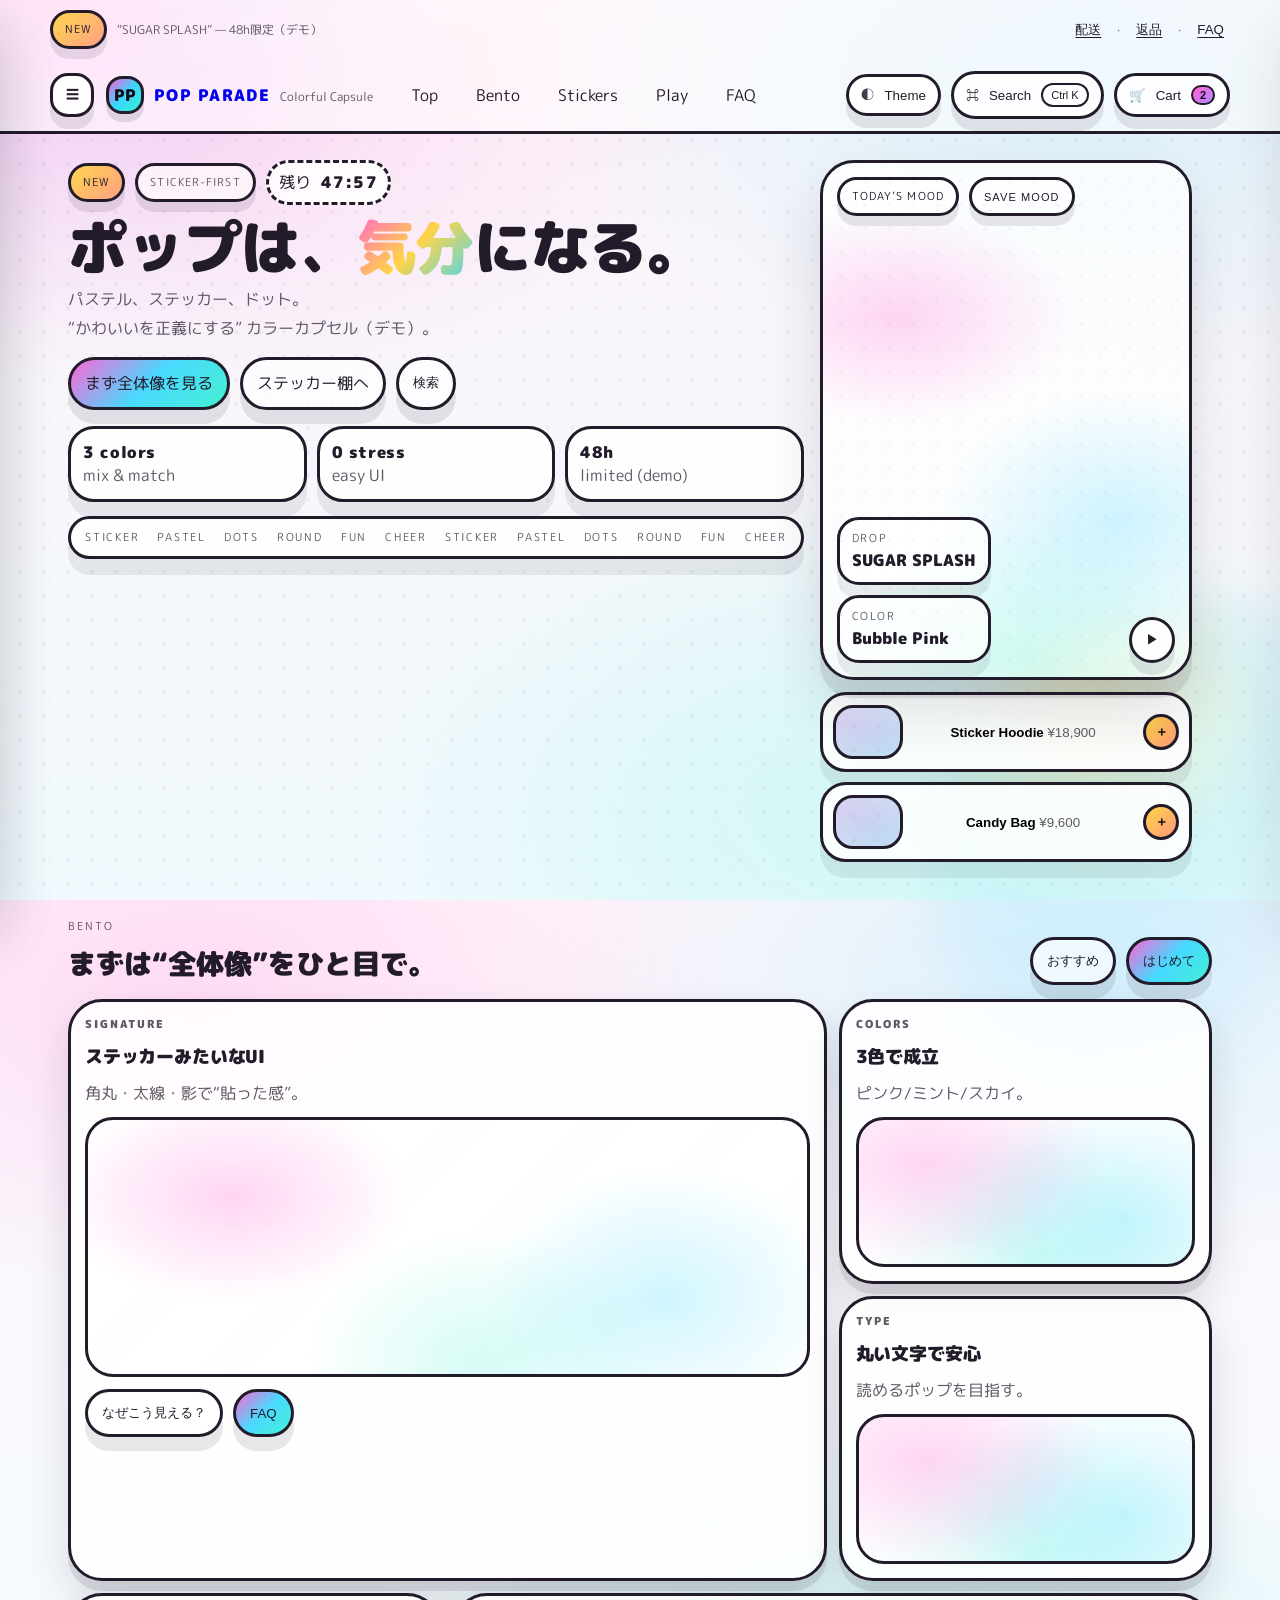
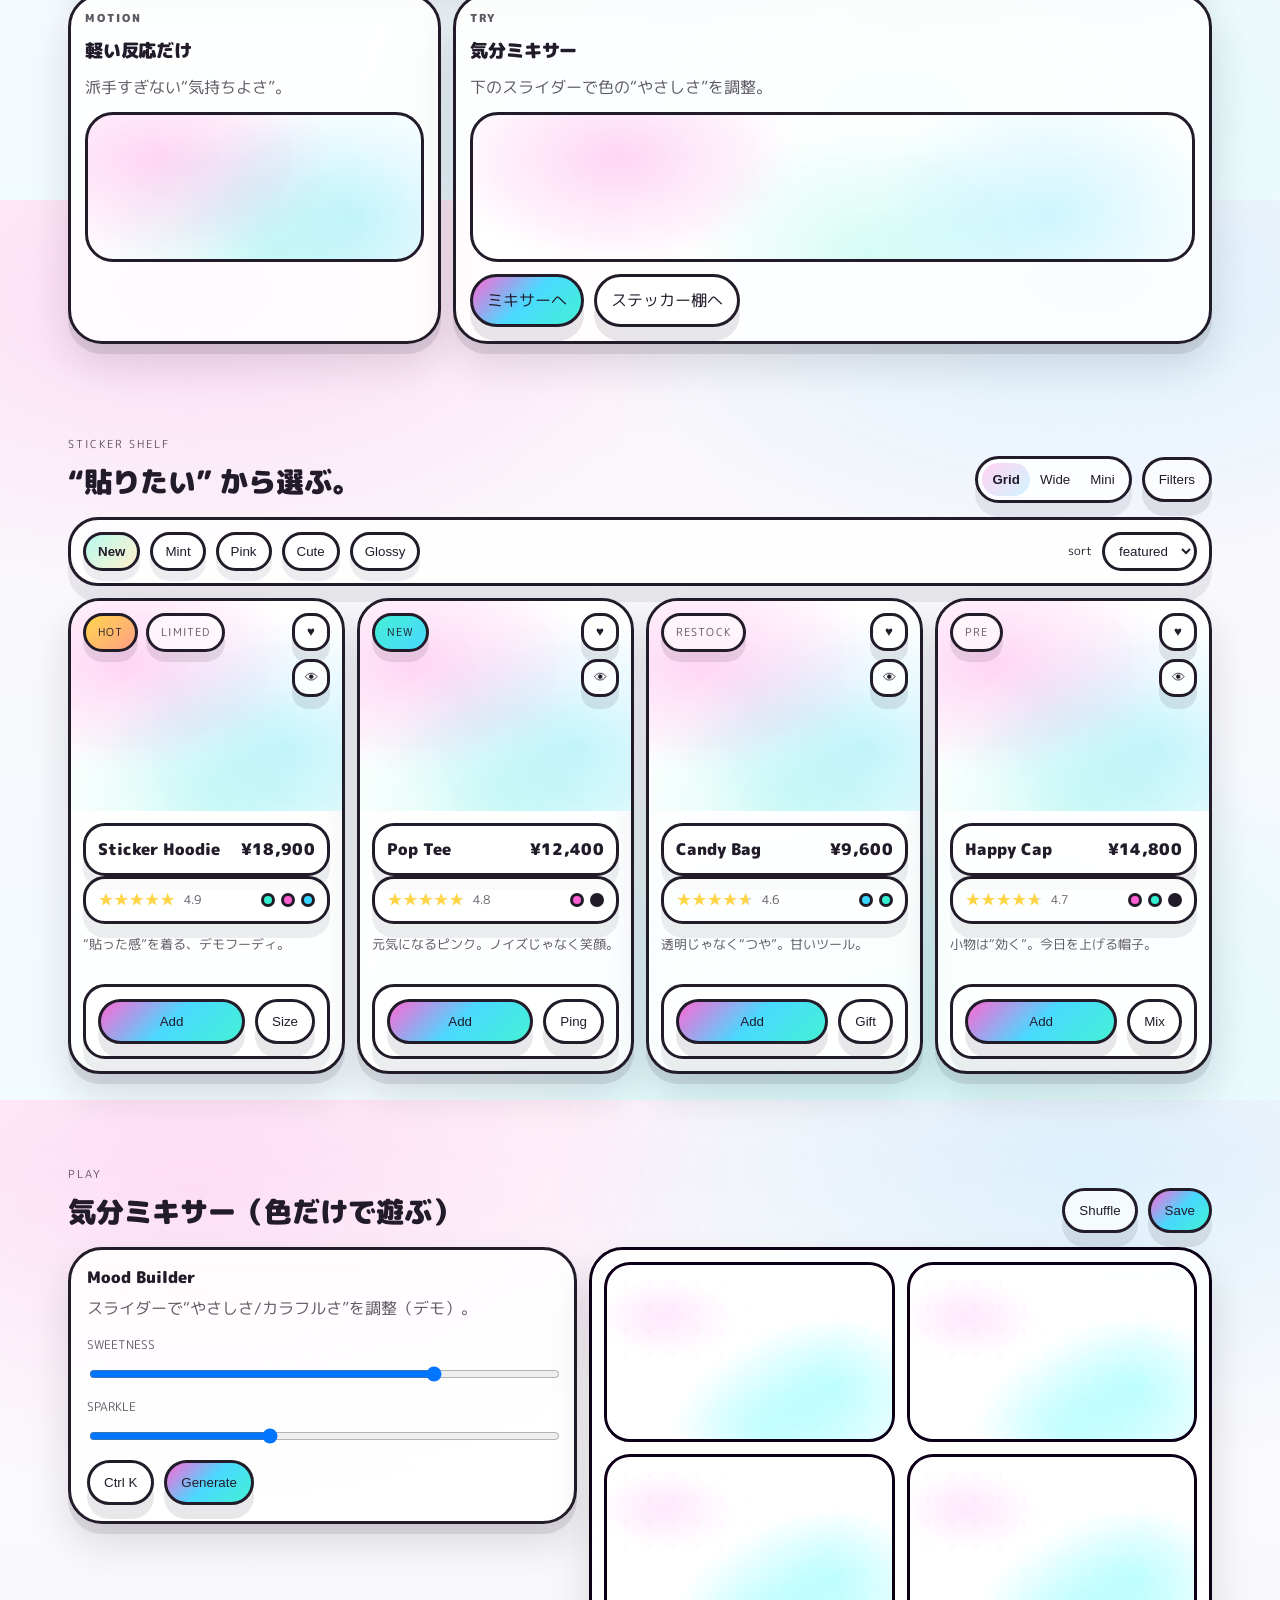
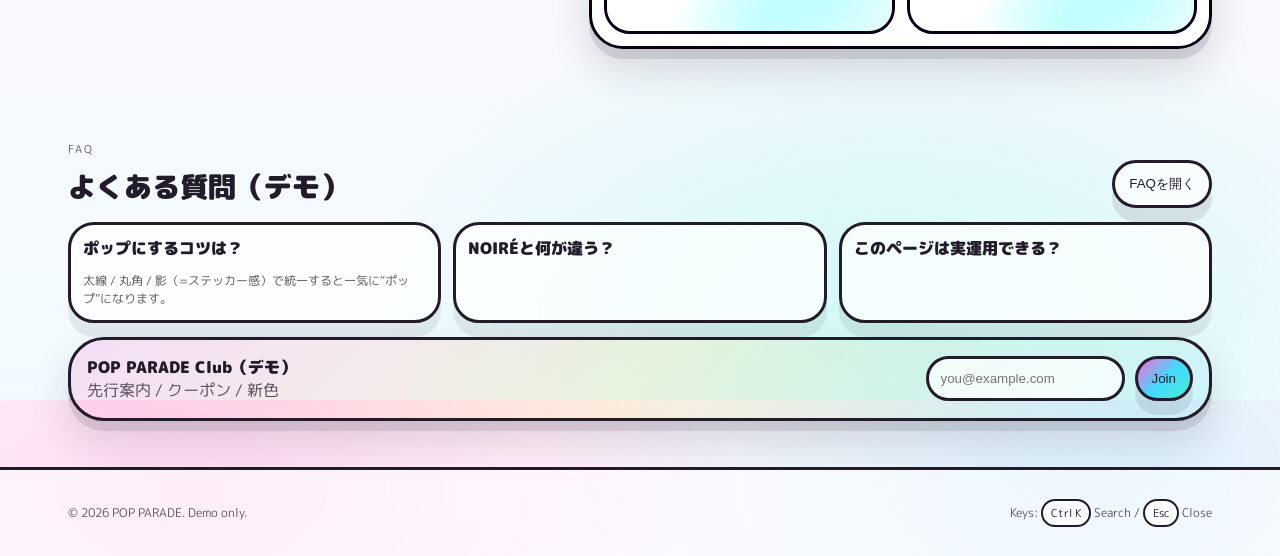
<file: b/index.html>
<!doctype html>
<html lang="ja">
  <head>
    <meta charset="UTF-8" />
    <meta name="viewport" content="width=device-width, initial-scale=1" />
    <meta name="theme-color" content="#fff0f7" />
    <title>POP PARADE — Colorful Capsule</title>
    <meta
      name="description"
      content="NOIRÉと真逆。白×パステル×ステッカーの“超ポップ”デモトップページ。"
    />
    <link rel="preconnect" href="https://fonts.googleapis.com" />
    <link rel="preconnect" href="https://fonts.gstatic.com" crossorigin />
    <link
      href="https://fonts.googleapis.com/css2?family=Inter:wght@400;600;700;800&family=M+PLUS+Rounded+1c:wght@400;500;700;800&family=Noto+Sans+JP:wght@400;500;700&display=swap"
      rel="stylesheet"
    />
    <link rel="stylesheet" href="./styles.css" />
  </head>
  <body>
    <a class="skip" href="#main">本文へ</a>

    <div class="fx" aria-hidden="true">
      <div class="fx__grid"></div>
      <div class="fx__blob fx__blob--a"></div>
      <div class="fx__blob fx__blob--b"></div>
      <div class="fx__noise"></div>
    </div>

    <header class="top" data-elevate>
      <div class="wrap top__bar">
        <div class="left">
          <span class="pill pill--hot">NEW</span>
          <span class="micro muted">“SUGAR SPLASH” — 48h限定（デモ）</span>
        </div>
        <div class="right micro">
          <button class="link" type="button" data-action="toast" data-toast="配送（ダミー）">配送</button>
          <span class="dot">·</span>
          <button class="link" type="button" data-action="toast" data-toast="返品（ダミー）">返品</button>
          <span class="dot">·</span>
          <button class="link" type="button" data-action="open-modal" data-modal="help">FAQ</button>
        </div>
      </div>

      <div class="wrap top__nav">
        <button class="icon" type="button" data-action="toggle-drawer" data-drawer="menu" aria-label="メニュー">
          <span aria-hidden="true">☰</span>
        </button>

        <a class="logo" href="#" aria-label="POP PARADE">
          <span class="logo__mark" aria-hidden="true">PP</span>
          <span class="logo__name">POP PARADE</span>
          <span class="logo__tag">Colorful Capsule</span>
        </a>

        <nav class="nav" aria-label="主要">
          <a class="nav__a" href="#top">Top</a>
          <a class="nav__a" href="#bento">Bento</a>
          <a class="nav__a" href="#stickers">Stickers</a>
          <a class="nav__a" href="#play">Play</a>
          <a class="nav__a" href="#faq">FAQ</a>
        </nav>

        <div class="actions">
          <button class="chip" type="button" data-action="toggle-theme" aria-label="テーマ">
            <span class="chip__i" aria-hidden="true">◐</span>
            Theme
          </button>
          <button class="chip" type="button" data-action="open-kbd" aria-label="検索">
            <span class="chip__i" aria-hidden="true">⌘</span>
            Search
            <span class="kbd" aria-hidden="true">Ctrl K</span>
          </button>
          <button class="chip" type="button" data-action="toggle-drawer" data-drawer="cart" aria-label="カート">
            <span class="chip__i" aria-hidden="true">🛒</span>
            Cart
            <span class="count" data-cart-count>2</span>
          </button>
        </div>
      </div>
    </header>

    <main id="main">
      <!-- HERO -->
      <section class="hero" id="top">
        <div class="wrap hero__grid">
          <div class="hero__copy">
            <div class="hero__row">
              <span class="pill pill--hot">NEW</span>
              <span class="pill pill--soft">Sticker-first</span>
              <div class="timer" data-timer aria-label="残り時間">
                <span class="timer__t">残り</span>
                <span class="timer__v" data-timer-v>47:59</span>
              </div>
            </div>
            <h1 class="h1">ポップは、<span class="grad">気分</span>になる。</h1>
            <p class="lead">
              パステル、ステッカー、ドット。<br />
              “かわいいを正義にする” カラーカプセル（デモ）。
            </p>
            <div class="hero__cta">
              <a class="btn btn--pri" href="#bento">まず全体像を見る</a>
              <a class="btn btn--ghost" href="#stickers">ステッカー棚へ</a>
              <button class="btn btn--ghost" type="button" data-action="open-kbd">検索</button>
            </div>

            <div class="stats" aria-label="指標">
              <div class="stat">
                <div class="stat__n">3 colors</div>
                <div class="stat__l muted">mix & match</div>
              </div>
              <div class="stat">
                <div class="stat__n">0 stress</div>
                <div class="stat__l muted">easy UI</div>
              </div>
              <div class="stat">
                <div class="stat__n">48h</div>
                <div class="stat__l muted">limited (demo)</div>
              </div>
            </div>

            <div class="marq" aria-label="キーワード">
              <div class="marq__t">
                <span>STICKER</span><span>PASTEL</span><span>DOTS</span><span>ROUND</span><span>FUN</span><span>CHEER</span>
                <span>STICKER</span><span>PASTEL</span><span>DOTS</span><span>ROUND</span><span>FUN</span><span>CHEER</span>
              </div>
            </div>
          </div>

          <div class="hero__card">
            <div class="poster" data-img="poster">
              <div class="poster__ui">
                <div class="float">
                  <span class="pill pill--glass">today’s mood</span>
                  <button class="pill pill--glass" type="button" data-action="toast" data-toast="今日の気分を保存（デモ）">
                    save mood
                  </button>
                </div>
                <div class="float float--b">
                  <div class="stack">
                    <div class="mini">
                      <div class="mini__k">DROP</div>
                      <div class="mini__t">SUGAR SPLASH</div>
                    </div>
                    <div class="mini">
                      <div class="mini__k">COLOR</div>
                      <div class="mini__t">Bubble Pink</div>
                    </div>
                  </div>
                  <button class="icon icon--round" type="button" data-action="open-modal" data-modal="video" aria-label="再生">
                    ▶
                  </button>
                </div>
              </div>
            </div>
            <div class="rail" aria-label="クイックカード">
              <button class="q" type="button" data-action="quick" data-sku="HD-001">
                <span class="q__img" data-img="q1"></span>
                <span class="q__b">
                  <span class="q__t">Sticker Hoodie</span>
                  <span class="q__m muted">¥18,900</span>
                </span>
                <span class="q__a">＋</span>
              </button>
              <button class="q" type="button" data-action="quick" data-sku="BG-004">
                <span class="q__img" data-img="q2"></span>
                <span class="q__b">
                  <span class="q__t">Candy Bag</span>
                  <span class="q__m muted">¥9,600</span>
                </span>
                <span class="q__a">＋</span>
              </button>
            </div>
          </div>
        </div>
      </section>

      <!-- BENTO GRID (reference-inspired structure) -->
      <section class="sec" id="bento">
        <div class="wrap">
          <div class="head">
            <div>
              <div class="kicker">Bento</div>
              <h2 class="h2">まずは“全体像”をひと目で。</h2>
            </div>
            <div class="head__r">
              <button class="btn btn--ghost" type="button" data-action="toast" data-toast="おすすめを表示（デモ）">おすすめ</button>
              <button class="btn btn--pri" type="button" data-action="toast" data-toast="はじめてガイド（デモ）">はじめて</button>
            </div>
          </div>

          <div class="bento" aria-label="Bento grid">
            <article class="bCard bCard--big">
              <div class="bCard__k">Signature</div>
              <div class="bCard__t">ステッカーみたいなUI</div>
              <div class="bCard__s muted">角丸・太線・影で“貼った感”。</div>
              <div class="bCard__m" data-img="b1"></div>
              <div class="bCard__f">
                <button class="btn btn--ghost" type="button" data-action="toast" data-toast="デザイン解説（デモ）">なぜこう見える？</button>
                <button class="btn btn--pri" type="button" data-action="open-modal" data-modal="help">FAQ</button>
              </div>
            </article>

            <article class="bCard">
              <div class="bCard__k">Colors</div>
              <div class="bCard__t">3色で成立</div>
              <div class="bCard__s muted">ピンク/ミント/スカイ。</div>
              <div class="bCard__m" data-img="b2"></div>
            </article>

            <article class="bCard">
              <div class="bCard__k">Type</div>
              <div class="bCard__t">丸い文字で安心</div>
              <div class="bCard__s muted">読めるポップを目指す。</div>
              <div class="bCard__m" data-img="b3"></div>
            </article>

            <article class="bCard">
              <div class="bCard__k">Motion</div>
              <div class="bCard__t">軽い反応だけ</div>
              <div class="bCard__s muted">派手すぎない“気持ちよさ”。</div>
              <div class="bCard__m" data-img="b4"></div>
            </article>

            <article class="bCard bCard--wide">
              <div class="bCard__k">Try</div>
              <div class="bCard__t">気分ミキサー</div>
              <div class="bCard__s muted">下のスライダーで色の“やさしさ”を調整。</div>
              <div class="bCard__m" data-img="b5"></div>
              <div class="bCard__f">
                <a class="btn btn--pri" href="#play">ミキサーへ</a>
                <a class="btn btn--ghost" href="#stickers">ステッカー棚へ</a>
              </div>
            </article>
          </div>
        </div>
      </section>

      <!-- STICKER SHELF -->
      <section class="sec" id="stickers">
        <div class="wrap">
          <div class="head">
            <div>
              <div class="kicker">Sticker shelf</div>
              <h2 class="h2">“貼りたい” から選ぶ。</h2>
            </div>
            <div class="head__r">
              <div class="seg" role="tablist" aria-label="表示">
                <button class="seg__b is-on" type="button" data-action="view" data-view="grid" role="tab" aria-selected="true">Grid</button>
                <button class="seg__b" type="button" data-action="view" data-view="wide" role="tab" aria-selected="false">Wide</button>
                <button class="seg__b" type="button" data-action="view" data-view="compact" role="tab" aria-selected="false">Mini</button>
              </div>
              <button class="btn btn--ghost" type="button" data-action="toggle-drawer" data-drawer="filters">Filters</button>
            </div>
          </div>

          <div class="bar">
            <div class="tags" aria-label="タグ">
              <button class="tag is-on" type="button" data-action="tag" data-tag="new">New</button>
              <button class="tag" type="button" data-action="tag" data-tag="lime">Mint</button>
              <button class="tag" type="button" data-action="tag" data-tag="pink">Pink</button>
              <button class="tag" type="button" data-action="tag" data-tag="tech">Cute</button>
              <button class="tag" type="button" data-action="tag" data-tag="pvc">Glossy</button>
            </div>
            <div class="sp"></div>
            <label class="sort micro">
              sort
              <select class="sel" data-action="sort">
                <option value="featured">featured</option>
                <option value="priceAsc">price ↑</option>
                <option value="priceDesc">price ↓</option>
                <option value="rating">rating</option>
              </select>
            </label>
          </div>

          <!-- keep product cards (demo) -->
          <div class="grid" data-grid data-view="grid" aria-live="polite">
            <article class="card" data-tags="new lime tech" data-price="18900" data-rating="4.9">
              <div class="card__m">
                <div class="img" data-img="p1"></div>
                <div class="badge">
                  <span class="pill pill--hot">HOT</span>
                  <span class="pill pill--soft">Limited</span>
                </div>
                <div class="ops">
                  <button class="icon icon--mini" type="button" data-action="fav" aria-label="お気に入り">♥</button>
                  <button class="icon icon--mini" type="button" data-action="open-modal" data-modal="qv" data-sku="HD-001" aria-label="クイックビュー">👁</button>
                </div>
              </div>
              <div class="card__b">
                <div class="row">
                  <div class="nm">Sticker Hoodie</div>
                  <div class="pr">¥18,900</div>
                </div>
                <div class="row">
                  <div class="rate" aria-label="評価 4.9">
                    <span class="stars" style="--r:4.9"></span>
                    <span class="micro muted">4.9</span>
                  </div>
                  <div class="dots">
                    <span style="--c:#34f0d0"></span><span style="--c:#ff5fd3"></span><span style="--c:#3ad6ff"></span>
                  </div>
                </div>
                <p class="ds muted">“貼った感”を着る、デモフーディ。</p>
                <div class="row row--cta">
                  <button class="btn btn--pri btn--block" type="button" data-action="add" data-sku="HD-001">Add</button>
                  <button class="btn btn--ghost" type="button" data-action="toast" data-toast="サイズ表（デモ）">Size</button>
                </div>
              </div>
            </article>

            <article class="card" data-tags="new pink tech" data-price="12400" data-rating="4.8">
              <div class="card__m">
                <div class="img" data-img="p2"></div>
                <div class="badge">
                  <span class="pill pill--glow">NEW</span>
                </div>
                <div class="ops">
                  <button class="icon icon--mini" type="button" data-action="fav" aria-label="お気に入り">♥</button>
                  <button class="icon icon--mini" type="button" data-action="open-modal" data-modal="qv" data-sku="TS-010" aria-label="クイックビュー">👁</button>
                </div>
              </div>
              <div class="card__b">
                <div class="row">
                  <div class="nm">Pop Tee</div>
                  <div class="pr">¥12,400</div>
                </div>
                <div class="row">
                  <div class="rate" aria-label="評価 4.8">
                    <span class="stars" style="--r:4.8"></span>
                    <span class="micro muted">4.8</span>
                  </div>
                  <div class="dots">
                    <span style="--c:#ff5fd3"></span><span style="--c:#221b2a"></span>
                  </div>
                </div>
                <p class="ds muted">元気になるピンク。ノイズじゃなく笑顔。</p>
                <div class="row row--cta">
                  <button class="btn btn--pri btn--block" type="button" data-action="add" data-sku="TS-010">Add</button>
                  <button class="btn btn--ghost" type="button" data-action="toast" data-toast="在庫通知（デモ）">Ping</button>
                </div>
              </div>
            </article>

            <article class="card" data-tags="pvc tech" data-price="9600" data-rating="4.6">
              <div class="card__m">
                <div class="img" data-img="p3"></div>
                <div class="badge">
                  <span class="pill pill--soft">Restock</span>
                </div>
                <div class="ops">
                  <button class="icon icon--mini" type="button" data-action="fav" aria-label="お気に入り">♥</button>
                  <button class="icon icon--mini" type="button" data-action="open-modal" data-modal="qv" data-sku="BG-004" aria-label="クイックビュー">👁</button>
                </div>
              </div>
              <div class="card__b">
                <div class="row">
                  <div class="nm">Candy Bag</div>
                  <div class="pr">¥9,600</div>
                </div>
                <div class="row">
                  <div class="rate" aria-label="評価 4.6">
                    <span class="stars" style="--r:4.6"></span>
                    <span class="micro muted">4.6</span>
                  </div>
                  <div class="dots">
                    <span style="--c:#3ad6ff"></span><span style="--c:#34f0d0"></span>
                  </div>
                </div>
                <p class="ds muted">透明じゃなく“つや”。甘いツール。</p>
                <div class="row row--cta">
                  <button class="btn btn--pri btn--block" type="button" data-action="add" data-sku="BG-004">Add</button>
                  <button class="btn btn--ghost" type="button" data-action="toast" data-toast="ギフト（デモ）">Gift</button>
                </div>
              </div>
            </article>

            <article class="card" data-tags="lime pink" data-price="14800" data-rating="4.7">
              <div class="card__m">
                <div class="img" data-img="p4"></div>
                <div class="badge">
                  <span class="pill pill--soft">Pre</span>
                </div>
                <div class="ops">
                  <button class="icon icon--mini" type="button" data-action="fav" aria-label="お気に入り">♥</button>
                  <button class="icon icon--mini" type="button" data-action="open-modal" data-modal="qv" data-sku="CP-002" aria-label="クイックビュー">👁</button>
                </div>
              </div>
              <div class="card__b">
                <div class="row">
                  <div class="nm">Happy Cap</div>
                  <div class="pr">¥14,800</div>
                </div>
                <div class="row">
                  <div class="rate" aria-label="評価 4.7">
                    <span class="stars" style="--r:4.7"></span>
                    <span class="micro muted">4.7</span>
                  </div>
                  <div class="dots">
                    <span style="--c:#ff5fd3"></span><span style="--c:#34f0d0"></span><span style="--c:#221b2a"></span>
                  </div>
                </div>
                <p class="ds muted">小物は“効く”。今日を上げる帽子。</p>
                <div class="row row--cta">
                  <button class="btn btn--pri btn--block" type="button" data-action="add" data-sku="CP-002">Add</button>
                  <button class="btn btn--ghost" type="button" data-action="toast" data-toast="コーデ提案（デモ）">Mix</button>
                </div>
              </div>
            </article>
          </div>
        </div>
      </section>

      <!-- PLAY -->
      <section class="sec sec--alt" id="play">
        <div class="wrap">
          <div class="head">
            <div>
              <div class="kicker">Play</div>
              <h2 class="h2">気分ミキサー（色だけで遊ぶ）</h2>
            </div>
            <div class="head__r">
              <button class="btn btn--ghost" type="button" data-action="shuffle">Shuffle</button>
              <button class="btn btn--pri" type="button" data-action="toast" data-toast="保存しました（デモ）">Save</button>
            </div>
          </div>

          <div class="mix">
            <div class="mix__left">
              <div class="mixCard">
                <div class="mixCard__t">Mood Builder</div>
                <div class="mixCard__s muted">
                  スライダーで“やさしさ/カラフルさ”を調整（デモ）。
                </div>
                <label class="rng">
                  <span class="micro muted">SWEETNESS</span>
                  <input type="range" min="0" max="100" value="74" data-action="loud" />
                </label>
                <label class="rng">
                  <span class="micro muted">SPARKLE</span>
                  <input type="range" min="0" max="100" value="38" data-action="glitch" />
                </label>
                <div class="mixCard__foot">
                  <button class="btn btn--ghost" type="button" data-action="open-modal" data-modal="kbd">
                    Ctrl K
                  </button>
                  <button class="btn btn--pri" type="button" data-action="toast" data-toast="生成しました（デモ）">
                    Generate
                  </button>
                </div>
              </div>
            </div>
            <div class="mix__right" data-mix-preview>
              <div class="tile" data-img="m1"></div>
              <div class="tile" data-img="m2"></div>
              <div class="tile" data-img="m3"></div>
              <div class="tile" data-img="m4"></div>
            </div>
          </div>
        </div>
      </section>

      <!-- FAQ + JOIN -->
      <section class="sec" id="faq">
        <div class="wrap">
          <div class="head">
            <div>
              <div class="kicker">FAQ</div>
              <h2 class="h2">よくある質問（デモ）</h2>
            </div>
            <div class="head__r">
              <button class="btn btn--ghost" type="button" data-action="open-modal" data-modal="help">FAQを開く</button>
            </div>
          </div>

          <div class="bento bento--faq">
            <details class="acc" open>
              <summary>ポップにするコツは？</summary>
              <div class="acc__b">
                <div class="muted micro">太線 / 丸角 / 影（=ステッカー感）で統一すると一気に“ポップ”になります。</div>
              </div>
            </details>
            <details class="acc">
              <summary>NOIRÉと何が違う？</summary>
              <div class="acc__b">
                <div class="muted micro">黒×ガラス調ではなく、白×紙×ステッカー。構成もBento中心にしています。</div>
              </div>
            </details>
            <details class="acc">
              <summary>このページは実運用できる？</summary>
              <div class="acc__b">
                <div class="muted micro">今はデモ。APIやCMSを足せば実運用に寄せられます。</div>
              </div>
            </details>
          </div>

          <div class="cta">
            <div>
              <div class="cta__t">POP PARADE Club（デモ）</div>
              <div class="cta__s muted">先行案内 / クーポン / 新色</div>
            </div>
            <form class="cta__f" data-action="join">
              <input class="inp" type="email" name="email" placeholder="you@example.com" required />
              <button class="btn btn--pri" type="submit">Join</button>
            </form>
          </div>
        </div>
      </section>
    </main>

    <footer class="foot">
      <div class="wrap foot__in">
        <div class="micro muted">© 2026 POP PARADE. Demo only.</div>
        <div class="micro muted">Keys: <span class="kbd">Ctrl K</span> Search / <span class="kbd">Esc</span> Close</div>
      </div>
    </footer>

    <div class="back" data-back hidden></div>

    <aside class="drawer" data-drawer="menu" hidden aria-label="メニュー">
      <div class="drawer__h">
        <div class="drawer__t">Menu</div>
        <button class="icon icon--mini" type="button" data-action="close-drawer" aria-label="閉じる">✕</button>
      </div>
      <div class="drawer__b">
        <a class="row" href="#top">Top</a>
        <a class="row" href="#bento">Bento</a>
        <a class="row" href="#stickers">Stickers</a>
        <a class="row" href="#play">Play</a>
        <a class="row" href="#faq">FAQ</a>
        <div class="line"></div>
        <button class="row row--btn" type="button" data-action="open-kbd">Search</button>
        <button class="row row--btn" type="button" data-action="toggle-drawer" data-drawer="cart">Cart</button>
        <button class="row row--btn" type="button" data-action="toggle-theme">Theme</button>
      </div>
    </aside>

    <aside class="drawer drawer--cart" data-drawer="cart" hidden aria-label="カート">
      <div class="drawer__h">
        <div class="drawer__t">Cart</div>
        <button class="icon icon--mini" type="button" data-action="close-drawer" aria-label="閉じる">✕</button>
      </div>
      <div class="drawer__b">
        <div class="cart" data-cart>
          <div class="item" data-sku="HD-001" data-price="18900">
            <div class="item__img" data-img="p1"></div>
            <div class="item__b">
              <div class="item__t">Hologram Hoodie</div>
              <div class="row">
                <div class="micro muted">¥18,900</div>
                <div class="qty">
                  <button type="button" class="qty__b" data-action="qty" data-d="--">−</button>
                  <input class="qty__n" value="1" inputmode="numeric" />
                  <button type="button" class="qty__b" data-action="qty" data-d="++">＋</button>
                </div>
              </div>
              <button class="link micro" type="button" data-action="rm" data-sku="HD-001">remove</button>
            </div>
          </div>
          <div class="item" data-sku="BG-004" data-price="9600">
            <div class="item__img" data-img="p3"></div>
            <div class="item__b">
              <div class="item__t">PVC Sling Bag</div>
              <div class="row">
                <div class="micro muted">¥9,600</div>
                <div class="qty">
                  <button type="button" class="qty__b" data-action="qty" data-d="--">−</button>
                  <input class="qty__n" value="1" inputmode="numeric" />
                  <button type="button" class="qty__b" data-action="qty" data-d="++">＋</button>
                </div>
              </div>
              <button class="link micro" type="button" data-action="rm" data-sku="BG-004">remove</button>
            </div>
          </div>
        </div>

        <div class="sum">
          <div class="sum__r"><span class="muted">subtotal</span><span data-sub>¥28,500</span></div>
          <div class="sum__r"><span class="muted">ship</span><span data-ship>¥0</span></div>
          <div class="sum__r sum__r--t"><span>total</span><span data-tot>¥28,500</span></div>
        </div>
      </div>
      <div class="drawer__f">
        <button class="btn btn--ghost" type="button" data-action="close-drawer">Close</button>
        <button class="btn btn--pri" type="button" data-action="toast" data-toast="Checkout（ダミー）">Checkout</button>
      </div>
    </aside>

    <aside class="drawer" data-drawer="filters" hidden aria-label="フィルタ">
      <div class="drawer__h">
        <div class="drawer__t">Filters</div>
        <button class="icon icon--mini" type="button" data-action="close-drawer" aria-label="閉じる">✕</button>
      </div>
      <div class="drawer__b">
        <details class="acc" open>
          <summary>Color</summary>
          <div class="acc__b">
            <label class="ck"><input type="checkbox" checked /> Lime</label>
            <label class="ck"><input type="checkbox" checked /> Pink</label>
            <label class="ck"><input type="checkbox" checked /> Cyan</label>
            <label class="ck"><input type="checkbox" checked /> Black</label>
          </div>
        </details>
        <details class="acc" open>
          <summary>Price</summary>
          <div class="acc__b">
            <label class="micro muted">Max</label>
            <input class="inp" type="number" value="20000" step="1000" />
          </div>
        </details>
        <details class="acc">
          <summary>Material</summary>
          <div class="acc__b">
            <label class="ck"><input type="checkbox" checked /> PVC</label>
            <label class="ck"><input type="checkbox" /> Cotton</label>
            <label class="ck"><input type="checkbox" /> Reflective</label>
          </div>
        </details>
      </div>
      <div class="drawer__f">
        <button class="btn btn--ghost" type="button" data-action="close-drawer">Close</button>
        <button class="btn btn--pri" type="button" data-action="toast" data-toast="適用（デモ）">Apply</button>
      </div>
    </aside>

    <dialog class="modal" data-modal="qv">
      <form method="dialog" class="modal__fr">
        <div class="modal__h">
          <div class="modal__t">Quick View</div>
          <button class="icon icon--mini" value="cancel" aria-label="閉じる">✕</button>
        </div>
        <div class="modal__b qv">
          <div class="qv__img" data-qv-img data-img="p1"></div>
          <div class="qv__info">
            <div class="qv__nm" data-qv-name>Hologram Hoodie</div>
            <div class="qv__pr muted" data-qv-price>¥18,900</div>
            <p class="muted qv__ds" data-qv-desc>光る、でも軽い。反射で遊ぶフーディ。</p>
            <div class="qv__row">
              <div class="micro muted">color</div>
              <div class="dots">
                <button class="dotBtn is-on" type="button" style="--c:#b6ff39" aria-label="Lime"></button>
                <button class="dotBtn" type="button" style="--c:#ff4bd8" aria-label="Pink"></button>
                <button class="dotBtn" type="button" style="--c:#44d2ff" aria-label="Cyan"></button>
              </div>
            </div>
            <div class="qv__row">
              <div class="micro muted">size</div>
              <div class="sizes">
                <button class="sz is-on" type="button">M</button>
                <button class="sz" type="button">L</button>
                <button class="sz" type="button">XL</button>
              </div>
            </div>
            <button class="btn btn--pri btn--block" type="button" data-action="add-qv" data-qv-sku="HD-001">Add</button>
          </div>
        </div>
        <div class="modal__f">
          <button class="btn btn--ghost" value="cancel">Close</button>
          <button class="btn btn--pri" value="default">OK</button>
        </div>
      </form>
    </dialog>

    <dialog class="modal" data-modal="kbd">
      <form method="dialog" class="modal__fr">
        <div class="modal__h">
          <div class="modal__t">Search</div>
          <button class="icon icon--mini" value="cancel" aria-label="閉じる">✕</button>
        </div>
        <div class="modal__b">
          <label class="fld">
            <span class="micro muted">keyword</span>
            <input class="inp inp--lg" name="q" placeholder="hoodie / pvc / lime..." autocomplete="off" />
          </label>
          <div class="sugs">
            <button class="sug" type="button" data-action="sug" data-q="pvc">pvc</button>
            <button class="sug" type="button" data-action="sug" data-q="lime">lime</button>
            <button class="sug" type="button" data-action="sug" data-q="glitch">glitch</button>
            <button class="sug" type="button" data-action="sug" data-q="hoodie">hoodie</button>
          </div>
          <div class="line"></div>
          <div class="micro muted">Keys: Ctrl K / Esc</div>
        </div>
        <div class="modal__f">
          <button class="btn btn--ghost" value="cancel">Close</button>
          <button class="btn btn--pri" value="default" data-action="do-search">Search</button>
        </div>
      </form>
    </dialog>

    <dialog class="modal" data-modal="help">
      <form method="dialog" class="modal__fr">
        <div class="modal__h">
          <div class="modal__t">FAQ</div>
          <button class="icon icon--mini" value="cancel" aria-label="閉じる">✕</button>
        </div>
        <div class="modal__b rich">
          <p><strong>デモUI</strong>：ここはFAQの想定。</p>
          <ul>
            <li>48hドロップの仕様</li>
            <li>サイズ感</li>
            <li>返品</li>
          </ul>
        </div>
        <div class="modal__f">
          <button class="btn btn--pri" value="default">OK</button>
        </div>
      </form>
    </dialog>

    <dialog class="modal" data-modal="try">
      <form method="dialog" class="modal__fr">
        <div class="modal__h">
          <div class="modal__t">Try-on</div>
          <button class="icon icon--mini" value="cancel" aria-label="閉じる">✕</button>
        </div>
        <div class="modal__b rich">
          <p>デモ：カメラ/AR連携UIが入る想定です。</p>
        </div>
        <div class="modal__f">
          <button class="btn btn--pri" value="default">OK</button>
        </div>
      </form>
    </dialog>

    <dialog class="modal" data-modal="video">
      <form method="dialog" class="modal__fr">
        <div class="modal__h">
          <div class="modal__t">Video</div>
          <button class="icon icon--mini" value="cancel" aria-label="閉じる">✕</button>
        </div>
        <div class="modal__b rich">
          <p>デモ：ここに埋め込み動画が入ります。</p>
        </div>
        <div class="modal__f">
          <button class="btn btn--pri" value="default">OK</button>
        </div>
      </form>
    </dialog>

    <div class="toasts" aria-live="polite" data-toasts></div>

    <script src="./script.js" defer></script>
  </body>
</html>
</file>
<file: a/styles.css>
:root{
  --bg:#0b0c10;
  --bg2:#0f1117;
  --panel:rgba(255,255,255,.06);
  --panel2:rgba(255,255,255,.085);
  --border:rgba(255,255,255,.14);
  --text:#e9eef8;
  --muted:rgba(233,238,248,.72);
  --soft:rgba(233,238,248,.14);
  --shadow: 0 18px 60px rgba(0,0,0,.52);
  --shadow2: 0 10px 36px rgba(0,0,0,.38);
  --radius: 18px;
  --radius2: 24px;
  --ring: 0 0 0 3px rgba(166,255,220,.16);
  --accent1:#a6ffdc;
  --accent2:#b98cff;
  --accent3:#ff7aa8;
  --accent4:#ffdf7a;
  --max: 1180px;
  --ease: cubic-bezier(.2,.8,.2,1);
  --dur: 240ms;
  --dur2: 520ms;
}

[data-theme="light"]{
  --bg:#fbfbfd;
  --bg2:#f3f4f8;
  --panel:rgba(0,0,0,.05);
  --panel2:rgba(0,0,0,.075);
  --border:rgba(0,0,0,.14);
  --text:#121319;
  --muted:rgba(18,19,25,.72);
  --soft:rgba(18,19,25,.14);
  --shadow: 0 18px 60px rgba(0,0,0,.14);
  --shadow2: 0 10px 36px rgba(0,0,0,.12);
  --ring: 0 0 0 3px rgba(80,160,255,.18);
}

*{box-sizing:border-box}
html,body{height:100%}
body{
  margin:0;
  color:var(--text);
  background: radial-gradient(1200px 800px at 20% -10%, rgba(185,140,255,.18), transparent 60%),
              radial-gradient(1200px 800px at 90% 10%, rgba(166,255,220,.18), transparent 55%),
              linear-gradient(180deg, var(--bg), var(--bg2));
  font-family: Inter, "Noto Sans JP", system-ui, -apple-system, Segoe UI, sans-serif;
  letter-spacing: .01em;
  overflow-x:hidden;
}

a{color:inherit}
button, input, select{font:inherit}

.container{max-width:var(--max); margin:0 auto; padding:0 18px}
.spacer{flex:1}
.muted{color:var(--muted)}
.micro{font-size:12px; letter-spacing:.02em}
.p{margin:.5rem 0 0; line-height:1.7}

.skip{
  position:absolute; left:-9999px; top:12px;
  background:var(--text); color:var(--bg); padding:10px 14px; border-radius:12px;
}
.skip:focus{left:12px; z-index:10000}

.bg{position:fixed; inset:0; pointer-events:none; z-index:-1}
.bg__mesh{
  position:absolute; inset:-20%;
  background:
    radial-gradient(900px 600px at 70% 20%, rgba(255,122,168,.12), transparent 55%),
    radial-gradient(900px 700px at 10% 60%, rgba(255,223,122,.10), transparent 55%),
    radial-gradient(900px 700px at 70% 90%, rgba(166,255,220,.10), transparent 55%);
  filter: blur(30px) saturate(1.2);
  opacity:.85;
}
.bg__grain{
  position:absolute; inset:0;
  background-image:url("data:image/svg+xml,%3Csvg xmlns='http://www.w3.org/2000/svg' width='160' height='160'%3E%3Cfilter id='n'%3E%3CfeTurbulence type='fractalNoise' baseFrequency='.8' numOctaves='3' stitchTiles='stitch'/%3E%3C/filter%3E%3Crect width='160' height='160' filter='url(%23n)' opacity='.25'/%3E%3C/svg%3E");
  mix-blend-mode: overlay;
  opacity:.25;
}

/* Topbar */
.topbar{
  position:sticky; top:0; z-index:50;
  background: rgba(0,0,0,.38);
  backdrop-filter: blur(16px);
  border-bottom:1px solid rgba(255,255,255,.08);
}
[data-theme="light"] .topbar{background: rgba(255,255,255,.62); border-bottom-color: rgba(0,0,0,.08)}
.topbar__inner{display:flex; align-items:center; justify-content:space-between; gap:16px; padding:10px 0}
.topbar__left{display:flex; align-items:center; gap:10px; min-width:0}
.topbar__msg{color:var(--muted); font-size:12px; white-space:nowrap; overflow:hidden; text-overflow:ellipsis}
.topbar__right{display:flex; align-items:center; gap:10px; font-size:12px; color:var(--muted)}
.sep{opacity:.6}

/* Header */
.header{
  position:sticky; top:40px; z-index:60;
  background: rgba(0,0,0,.28);
  backdrop-filter: blur(18px);
  border-bottom: 1px solid rgba(255,255,255,.10);
  transition: box-shadow var(--dur) var(--ease), background var(--dur) var(--ease);
}
[data-theme="light"] .header{top:40px; background: rgba(255,255,255,.62); border-bottom-color: rgba(0,0,0,.10)}
.header.is-elevated{box-shadow: var(--shadow2); background: rgba(0,0,0,.44)}
[data-theme="light"] .header.is-elevated{background: rgba(255,255,255,.82)}
.header__inner{display:flex; align-items:center; gap:16px; padding:12px 0}
.header__burger{display:none}
.header__actions{display:flex; align-items:center; gap:10px; margin-left:auto}

.brand{display:flex; align-items:baseline; gap:10px; text-decoration:none; user-select:none}
.brand__mark{
  width:28px; height:28px; border-radius:12px;
  display:grid; place-items:center;
  background: radial-gradient(circle at 30% 20%, rgba(166,255,220,.8), rgba(185,140,255,.55));
  color:#0b0c10; font-weight:800; letter-spacing:.04em;
}
.brand__name{font-weight:700; letter-spacing:.16em}
.brand__tag{color:var(--muted); font-size:12px}
.brand--footer .brand__tag{display:none}

.nav{display:flex; align-items:center; gap:10px; margin-left:10px}
.nav__item, .nav__link{
  border:0;
  background: transparent;
  color: var(--muted);
  padding:10px 10px;
  border-radius: 12px;
  cursor:pointer;
  text-decoration:none;
  transition: background var(--dur) var(--ease), color var(--dur) var(--ease), transform var(--dur) var(--ease);
}
.nav__item:hover, .nav__link:hover{background: var(--panel); color: var(--text); transform: translateY(-1px)}
.nav__item[aria-expanded="true"]{background: var(--panel2); color: var(--text)}
.chev{
  display:inline-block; width:8px; height:8px; margin-left:8px;
  border-right: 2px solid currentColor;
  border-bottom: 2px solid currentColor;
  transform: rotate(45deg) translateY(-1px);
  opacity:.8;
}

/* Megamenu */
.megamenu{position:absolute; left:0; right:0; top:100%; pointer-events:none; opacity:0; transform: translateY(-6px); transition: opacity var(--dur) var(--ease), transform var(--dur) var(--ease)}
.megamenu.is-open{pointer-events:auto; opacity:1; transform: translateY(0)}
.megamenu__inner{
  margin-top:12px;
  background: rgba(0,0,0,.40);
  border: 1px solid rgba(255,255,255,.14);
  border-radius: 22px;
  box-shadow: var(--shadow);
  backdrop-filter: blur(18px);
  padding:16px;
}
[data-theme="light"] .megamenu__inner{background: rgba(255,255,255,.82); border-color: rgba(0,0,0,.12)}
.mega{display:none; grid-template-columns: 1fr 1fr 1.3fr; gap:14px}
.mega.is-active{display:grid}
.mega__col{
  border-radius: 18px;
  background: rgba(255,255,255,.03);
  border: 1px solid rgba(255,255,255,.08);
  padding:14px;
}
[data-theme="light"] .mega__col{background: rgba(0,0,0,.03); border-color: rgba(0,0,0,.08)}
.mega__col--cards{background: transparent; border: 0; padding:0; display:grid; gap:12px}
.mega__title{margin:0 0 10px; font-size:12px; color:var(--muted); letter-spacing:.12em; text-transform:uppercase}
.mega__link{
  display:block;
  padding:10px 10px;
  border-radius: 14px;
  color: var(--text);
  text-decoration:none;
  transition: background var(--dur) var(--ease), transform var(--dur) var(--ease);
}
.mega__link:hover{background: var(--panel2); transform: translateY(-1px)}

.miniCard{
  display:grid; grid-template-columns: 120px 1fr; gap:12px;
  background: rgba(255,255,255,.04);
  border: 1px solid rgba(255,255,255,.10);
  border-radius: 20px;
  overflow:hidden;
}
[data-theme="light"] .miniCard{background: rgba(0,0,0,.03); border-color: rgba(0,0,0,.10)}
.miniCard--wide{grid-template-columns: 160px 1fr}
.miniCard__img{min-height:110px; background: linear-gradient(135deg, rgba(166,255,220,.18), rgba(185,140,255,.12))}
.miniCard__body{padding:12px}
.miniCard__kicker{font-size:11px; letter-spacing:.14em; text-transform:uppercase; color:var(--muted)}
.miniCard__title{font-weight:650; margin-top:4px}
.miniCard__meta{color:var(--muted); font-size:12px; margin-top:4px}

.quoteCard{
  border-radius: 20px;
  background: radial-gradient(800px 200px at 0% 0%, rgba(166,255,220,.18), transparent 55%),
              radial-gradient(900px 240px at 100% 100%, rgba(255,122,168,.14), transparent 55%),
              rgba(255,255,255,.04);
  border: 1px solid rgba(255,255,255,.12);
  padding:14px;
  min-height: 130px;
}
[data-theme="light"] .quoteCard{background: rgba(0,0,0,.03); border-color: rgba(0,0,0,.12)}
.quoteCard__icon{font-size:40px; opacity:.35; line-height:1}
.quoteCard__text{margin-top:-10px; line-height:1.6}
.quoteCard__by{color:var(--muted); font-size:12px; margin-top:10px}

/* Buttons & inputs */
.iconbtn{
  position:relative;
  display:inline-grid; place-items:center;
  width:40px; height:40px;
  border-radius: 14px;
  border: 1px solid rgba(255,255,255,.10);
  background: rgba(255,255,255,.04);
  color: var(--text);
  cursor:pointer;
  transition: transform var(--dur) var(--ease), background var(--dur) var(--ease), border-color var(--dur) var(--ease);
}
[data-theme="light"] .iconbtn{background: rgba(0,0,0,.04); border-color: rgba(0,0,0,.10)}
.iconbtn:hover{transform: translateY(-1px); background: var(--panel2); border-color: rgba(255,255,255,.18)}
[data-theme="light"] .iconbtn:hover{border-color: rgba(0,0,0,.16)}
.iconbtn:active{transform: translateY(0)}
.iconbtn:focus-visible{outline:none; box-shadow: var(--ring)}
.iconbtn--xs{width:34px; height:34px; border-radius: 12px}
.icon{width:20px; height:20px; display:inline-block}
.icon svg{width:100%; height:100%}

.badge{
  position:absolute; top:-6px; right:-6px;
  min-width: 18px; height: 18px;
  padding:0 6px;
  border-radius: 999px;
  background: linear-gradient(135deg, var(--accent3), var(--accent2));
  color: #0b0c10;
  font-size: 11px;
  font-weight:700;
  display:grid; place-items:center;
  border: 1px solid rgba(0,0,0,.22);
}

.btn{
  border: 1px solid rgba(255,255,255,.12);
  background: rgba(255,255,255,.05);
  color: var(--text);
  padding: 11px 14px;
  border-radius: 16px;
  cursor:pointer;
  text-decoration:none;
  display:inline-flex; align-items:center; justify-content:center;
  gap:10px;
  transition: transform var(--dur) var(--ease), background var(--dur) var(--ease), border-color var(--dur) var(--ease), box-shadow var(--dur) var(--ease);
}
[data-theme="light"] .btn{background: rgba(0,0,0,.04); border-color: rgba(0,0,0,.12)}
.btn:hover{transform: translateY(-1px); background: var(--panel2); border-color: rgba(255,255,255,.18)}
.btn:active{transform: translateY(0)}
.btn:focus-visible{outline:none; box-shadow: var(--ring)}
.btn--primary{
  background: linear-gradient(135deg, rgba(166,255,220,.20), rgba(185,140,255,.18));
  border-color: rgba(255,255,255,.18);
  box-shadow: 0 14px 40px rgba(185,140,255,.12);
}
[data-theme="light"] .btn--primary{border-color: rgba(0,0,0,.10)}
.btn--primary:hover{box-shadow: 0 18px 48px rgba(185,140,255,.18)}
.btn--ghost{background: rgba(255,255,255,.03)}
.btn--sm{padding: 9px 12px; border-radius: 14px; font-size: 13px}
.btn--block{width:100%}

.linklike{
  border:0; background:transparent; color: var(--muted);
  cursor:pointer; padding:0; text-decoration:underline; text-underline-offset: 3px;
}
.linklike:hover{color: var(--text)}

.kbd{
  font-size:11px;
  padding:4px 8px;
  border-radius: 10px;
  border: 1px solid rgba(255,255,255,.16);
  background: rgba(255,255,255,.06);
  color: var(--muted);
}
[data-theme="light"] .kbd{border-color: rgba(0,0,0,.14); background: rgba(0,0,0,.04)}

.input, .select{
  width:100%;
  border-radius: 16px;
  border: 1px solid rgba(255,255,255,.14);
  background: rgba(255,255,255,.04);
  color: var(--text);
  padding: 11px 12px;
  outline:none;
  transition: box-shadow var(--dur) var(--ease), border-color var(--dur) var(--ease), background var(--dur) var(--ease);
}
[data-theme="light"] .input, [data-theme="light"] .select{border-color: rgba(0,0,0,.12); background: rgba(0,0,0,.04)}
.input::placeholder{color: rgba(233,238,248,.45)}
[data-theme="light"] .input::placeholder{color: rgba(18,19,25,.45)}
.input:focus, .select:focus{box-shadow: var(--ring); border-color: rgba(166,255,220,.4)}
.input--lg{padding:14px 14px; font-size: 16px; border-radius: 18px}

.field{display:grid; gap:8px}
.field__label{font-size:12px; color: var(--muted)}

.inline{display:flex; gap:10px; align-items:center}

/* Chips / tags */
.chip{
  display:inline-flex; align-items:center; gap:8px;
  font-size:11px;
  letter-spacing:.12em;
  padding:7px 10px;
  border-radius: 999px;
  border: 1px solid rgba(255,255,255,.14);
  background: rgba(255,255,255,.04);
  color: var(--text);
  text-transform: uppercase;
}
[data-theme="light"] .chip{border-color: rgba(0,0,0,.12); background: rgba(0,0,0,.03)}
.chip--soft{background: rgba(255,255,255,.03); color: var(--muted)}
.chip--glow{
  background: radial-gradient(120px 40px at 10% 20%, rgba(166,255,220,.35), rgba(185,140,255,.18));
  border-color: rgba(255,255,255,.20);
}
.chip--live{padding-left:8px}
.dot{width:8px; height:8px; border-radius:999px; background: linear-gradient(135deg, var(--accent1), var(--accent3)); box-shadow: 0 0 0 4px rgba(255,122,168,.12)}

.tag{
  border:1px solid rgba(255,255,255,.12);
  background: rgba(255,255,255,.03);
  color: var(--muted);
  padding: 9px 12px;
  border-radius: 999px;
  cursor:pointer;
  transition: transform var(--dur) var(--ease), background var(--dur) var(--ease), color var(--dur) var(--ease), border-color var(--dur) var(--ease);
}
.tag:hover{transform: translateY(-1px); color: var(--text); background: rgba(255,255,255,.06); border-color: rgba(255,255,255,.18)}
.tag--active{color: var(--text); background: rgba(166,255,220,.10); border-color: rgba(166,255,220,.28)}
.tag .x{display:inline-block; width:10px; height:10px; margin-left:6px; position:relative; top:1px}
.tag .x::before,.tag .x::after{content:""; position:absolute; inset:0; border-top:2px solid currentColor; transform: rotate(45deg)}
.tag .x::after{transform: rotate(-45deg)}

.pill{
  display:inline-flex; align-items:center; justify-content:center;
  padding: 9px 12px;
  border-radius: 999px;
  border: 1px solid rgba(255,255,255,.14);
  background: rgba(255,255,255,.04);
  color: var(--text);
}
.pill--glass{backdrop-filter: blur(16px)}
.pillset{display:flex; gap:10px; flex-wrap:wrap}
.pill.is-active{border-color: rgba(166,255,220,.30); background: rgba(166,255,220,.10)}
.pill__dot{width:8px; height:8px; border-radius:999px; background: var(--accent3); margin-right:8px}

/* Search pill */
.searchpill{display:block}
.searchpill button{display:flex; align-items:center; gap:10px; width: 220px; justify-content:flex-start}
.searchpill__label{color: var(--muted)}

/* Side panel */
.sidepanel{
  position:fixed; inset:0 auto 0 0;
  width:min(420px, 92vw);
  background: rgba(0,0,0,.55);
  backdrop-filter: blur(18px);
  border-right: 1px solid rgba(255,255,255,.14);
  box-shadow: var(--shadow);
  z-index:120;
  transform: translateX(-101%);
  transition: transform var(--dur2) var(--ease);
}
[data-theme="light"] .sidepanel{background: rgba(255,255,255,.84); border-right-color: rgba(0,0,0,.12)}
.sidepanel.is-open{transform: translateX(0)}
.sidepanel__head{display:flex; align-items:center; justify-content:space-between; padding:16px 16px 10px}
.sidepanel__title{font-weight:650; letter-spacing:.14em; text-transform: uppercase; font-size: 12px; color: var(--muted)}
.sidepanel__body{padding: 0 16px 16px; overflow:auto; max-height: calc(100vh - 120px)}
.sidepanel__foot{padding: 14px 16px 16px; border-top: 1px solid rgba(255,255,255,.10)}

.stack{display:grid; gap:10px}
.rowlink,.rowbtn{
  display:flex; align-items:center; justify-content:space-between; gap:10px;
  padding:12px 12px; border-radius: 16px;
  border: 1px solid rgba(255,255,255,.12);
  background: rgba(255,255,255,.03);
  text-decoration:none;
  cursor:pointer;
}
.rowbtn{color:inherit}
.rowlink:hover,.rowbtn:hover{background: rgba(255,255,255,.06); transform: translateY(-1px)}
.pill[data-cart-count-pill], .pill[data-wishlist-count-pill]{min-width: 30px}
.divider{height:1px; background: rgba(255,255,255,.10); margin:16px 0}

.accordion{border-radius: 18px; background: rgba(255,255,255,.03); border: 1px solid rgba(255,255,255,.10); overflow:hidden}
.accordion summary{cursor:pointer; padding: 12px 12px; color: var(--text); list-style:none}
.accordion summary::-webkit-details-marker{display:none}
.accordion summary::after{
  content:"";
  float:right;
  width:10px; height:10px; margin-top:4px;
  border-right:2px solid currentColor;
  border-bottom:2px solid currentColor;
  transform: rotate(45deg);
  opacity:.8;
}
.accordion[open] summary::after{transform: rotate(-135deg) translateY(-2px)}
.accordion__body{padding: 0 12px 12px; display:grid; gap:10px}
.miniLink{display:block; padding: 10px 10px; border-radius: 14px; background: rgba(255,255,255,.03); border: 1px solid rgba(255,255,255,.08); text-decoration:none}
.miniLink:hover{background: rgba(255,255,255,.06)}

/* Hero */
.hero{padding: 38px 0 18px}
.hero__grid{display:grid; grid-template-columns: 1.2fr .9fr; gap:24px; align-items: start}
.hero__eyebrow{display:flex; gap:10px; flex-wrap:wrap}
.hero__title{
  margin: 14px 0 8px;
  font-size: clamp(40px, 4.5vw, 64px);
  line-height: 1.02;
  letter-spacing: -.02em;
}
.grad{
  background: linear-gradient(135deg, var(--accent1), var(--accent2), var(--accent3));
  -webkit-background-clip:text;
  background-clip:text;
  color: transparent;
}
.hero__lead{margin: 0; color: var(--muted); line-height: 1.75; max-width: 56ch}
.hero__cta{display:flex; gap:10px; flex-wrap:wrap; margin-top: 16px}
.hero__meta{display:grid; grid-template-columns: repeat(3, 1fr); gap:10px; margin-top: 18px}
.metaCard{
  border-radius: 18px;
  border: 1px solid rgba(255,255,255,.12);
  background: rgba(255,255,255,.03);
  padding: 12px;
  transition: transform var(--dur) var(--ease), background var(--dur) var(--ease);
}
.metaCard:hover{transform: translateY(-1px); background: rgba(255,255,255,.05)}
.metaCard__k{font-size:12px; color: var(--muted)}
.metaCard__v{font-weight:700; margin-top:2px}
.metaCard__s{font-size:12px; color: var(--muted); margin-top:2px}

.hero__marquee{margin-top: 16px}
.marquee{
  overflow:hidden;
  border-radius: 999px;
  border: 1px solid rgba(255,255,255,.12);
  background: rgba(255,255,255,.03);
}
.marquee__track{
  display:flex; gap:18px;
  padding: 10px 14px;
  color: var(--muted);
  white-space: nowrap;
  animation: marquee 18s linear infinite;
}
.marquee__track span{letter-spacing:.12em; text-transform: uppercase; font-size: 11px}
@keyframes marquee{from{transform: translateX(0)}to{transform: translateX(-50%)}}

.hero__visual{position:relative}
.frame{
  border-radius: 28px;
  border: 1px solid rgba(255,255,255,.14);
  background: rgba(255,255,255,.03);
  overflow:hidden;
  box-shadow: var(--shadow);
  position:relative;
}
.frame__img{height: 520px}
.frame__overlay{
  position:absolute; inset:0;
  background:
    radial-gradient(600px 240px at 20% 20%, rgba(166,255,220,.12), transparent 55%),
    radial-gradient(600px 280px at 80% 60%, rgba(185,140,255,.14), transparent 55%),
    linear-gradient(180deg, transparent, rgba(0,0,0,.35));
  pointer-events:none;
}
.frame__ui{position:absolute; inset:0; display:flex; flex-direction:column; justify-content:space-between; padding:14px}
.floating{display:flex; gap:10px}
.floating--top{justify-content:flex-start}
.floating--bottom{justify-content:flex-end}
.stat{
  display:grid; place-items:center;
  padding: 10px 12px;
  border-radius: 18px;
  border: 1px solid rgba(255,255,255,.12);
  background: rgba(0,0,0,.26);
  backdrop-filter: blur(10px);
}
[data-theme="light"] .stat{background: rgba(255,255,255,.55)}
.stat__num{font-weight:800; letter-spacing:.04em}
.stat__lab{font-size:11px; color: var(--muted); letter-spacing:.12em; text-transform: uppercase}

.hero__stack{
  display:grid;
  gap:10px;
  position:absolute;
  left:-20px;
  bottom: 18px;
  width: min(360px, 76%);
}
.peek{
  display:grid;
  grid-template-columns: 76px 1fr 40px;
  align-items:center;
  gap:10px;
  border-radius: 20px;
  border: 1px solid rgba(255,255,255,.14);
  background: rgba(0,0,0,.28);
  backdrop-filter: blur(14px);
  box-shadow: var(--shadow2);
  padding: 10px;
  transform: translateX(0);
  transition: transform var(--dur2) var(--ease);
}
.peek:hover{transform: translateX(6px)}
[data-theme="light"] .peek{background: rgba(255,255,255,.65)}
.peek__img{width:76px; height:54px; border-radius: 16px; border: 1px solid rgba(255,255,255,.10); background: rgba(255,255,255,.06)}
.peek__t{font-weight:650; font-size:13px}
.peek__m{color: var(--muted); font-size:12px; margin-top:2px}

/* Feature strip */
.strip{padding: 10px 0 8px}
.strip__grid{
  display:grid;
  grid-template-columns: repeat(4, 1fr);
  gap:10px;
}
.strip__item{
  display:flex; align-items:center; gap:10px;
  border-radius: 20px;
  border: 1px solid rgba(255,255,255,.12);
  background: rgba(255,255,255,.03);
  padding: 12px;
}
.strip__icon{width:34px; height:34px; border-radius: 14px; display:grid; place-items:center; background: rgba(255,255,255,.05); border: 1px solid rgba(255,255,255,.10)}
.strip__t{font-weight:650}
.strip__s{color: var(--muted); font-size:12px; margin-top:2px}

/* Sections */
.section{padding: 46px 0}
.section--alt{
  background: linear-gradient(180deg, transparent, rgba(255,255,255,.02), transparent);
}
.section__head{display:flex; align-items:flex-end; justify-content:space-between; gap:16px; margin-bottom: 14px}
.kicker{
  font-size: 11px;
  letter-spacing:.18em;
  text-transform: uppercase;
  color: var(--muted);
}
.h2{
  margin: 8px 0 0;
  font-size: clamp(22px, 2.2vw, 30px);
  letter-spacing: -.01em;
}
.section__actions{display:flex; gap:10px; align-items:center; flex-wrap:wrap}

.seg{
  display:inline-flex;
  border-radius: 999px;
  border: 1px solid rgba(255,255,255,.14);
  background: rgba(255,255,255,.03);
  padding: 4px;
}
.seg__btn{
  border:0; background:transparent; color: var(--muted);
  padding: 8px 10px; border-radius: 999px; cursor:pointer;
}
.seg__btn.is-active{color: var(--text); background: rgba(255,255,255,.06)}
.seg__btn:focus-visible{outline:none; box-shadow: var(--ring)}

.filtersbar{
  display:flex; gap:10px; align-items:center; flex-wrap:wrap;
  padding: 12px;
  border-radius: 22px;
  border: 1px solid rgba(255,255,255,.12);
  background: rgba(255,255,255,.03);
}
.sort{display:flex; align-items:center; gap:10px}
.sort__label{font-size:12px; color: var(--muted)}

/* Products */
.products{display:grid; grid-template-columns: repeat(4, 1fr); gap:12px; margin-top: 12px}
.products[data-products-view="wide"]{grid-template-columns: repeat(2, 1fr)}
.products[data-products-view="compact"]{grid-template-columns: repeat(3, 1fr)}

.pCard{
  border-radius: 24px;
  border: 1px solid rgba(255,255,255,.12);
  background: rgba(255,255,255,.03);
  overflow:hidden;
  box-shadow: 0 10px 30px rgba(0,0,0,.18);
  transition: transform var(--dur) var(--ease), border-color var(--dur) var(--ease), background var(--dur) var(--ease);
}
.pCard:hover{transform: translateY(-3px); border-color: rgba(255,255,255,.18); background: rgba(255,255,255,.04)}
.pCard__media{position:relative}
.pCard__img{height: 210px}
.pCard__badges{position:absolute; left:12px; top:12px; display:flex; gap:8px; flex-wrap:wrap}
.pCard__actions{position:absolute; right:12px; top:12px; display:grid; gap:8px}
.pCard__body{padding: 12px}
.pCard__top{display:flex; align-items:flex-start; justify-content:space-between; gap:10px}
.pCard__name{font-weight:650}
.pCard__price{font-weight:750; letter-spacing:.02em}
.pCard__meta{display:flex; align-items:center; justify-content:space-between; gap:10px; margin-top: 8px}
.pCard__desc{color: var(--muted); font-size: 13px; line-height:1.6; margin-top: 8px; min-height: 40px}
.pCard__foot{display:grid; grid-template-columns: 1fr auto; gap:10px; margin-top: 10px}

.swatches{display:inline-flex; gap:6px; align-items:center}
.swatch{
  width:14px; height:14px; border-radius: 999px;
  background: var(--c);
  border: 1px solid rgba(255,255,255,.20);
  box-shadow: 0 0 0 2px rgba(0,0,0,.18);
}
[data-theme="light"] .swatch{box-shadow: 0 0 0 2px rgba(255,255,255,.72); border-color: rgba(0,0,0,.18)}

.rating{display:inline-flex; gap:6px; align-items:center; color: var(--muted); font-size: 12px}
.stars{
  width: 78px; height: 14px; display:inline-block;
  background:
    linear-gradient(90deg, rgba(255,223,122,.95) calc((var(--r) / 5) * 100%), rgba(255,255,255,.16) 0);
  -webkit-mask: url("data:image/svg+xml,%3Csvg xmlns='http://www.w3.org/2000/svg' viewBox='0 0 110 20'%3E%3Cg fill='%23000'%3E%3Cpath d='M10 0l3 7h7l-6 4 2 7-6-4-6 4 2-7-6-4h7z'/%3E%3Cpath d='M32 0l3 7h7l-6 4 2 7-6-4-6 4 2-7-6-4h7z'/%3E%3Cpath d='M54 0l3 7h7l-6 4 2 7-6-4-6 4 2-7-6-4h7z'/%3E%3Cpath d='M76 0l3 7h7l-6 4 2 7-6-4-6 4 2-7-6-4h7z'/%3E%3Cpath d='M98 0l3 7h7l-6 4 2 7-6-4-6 4 2-7-6-4h7z'/%3E%3C/g%3E%3C/svg%3E") center/contain no-repeat;
          mask: url("data:image/svg+xml,%3Csvg xmlns='http://www.w3.org/2000/svg' viewBox='0 0 110 20'%3E%3Cg fill='%23000'%3E%3Cpath d='M10 0l3 7h7l-6 4 2 7-6-4-6 4 2-7-6-4h7z'/%3E%3Cpath d='M32 0l3 7h7l-6 4 2 7-6-4-6 4 2-7-6-4h7z'/%3E%3Cpath d='M54 0l3 7h7l-6 4 2 7-6-4-6 4 2-7-6-4h7z'/%3E%3Cpath d='M76 0l3 7h7l-6 4 2 7-6-4-6 4 2-7-6-4h7z'/%3E%3Cpath d='M98 0l3 7h7l-6 4 2 7-6-4-6 4 2-7-6-4h7z'/%3E%3C/g%3E%3C/svg%3E") center/contain no-repeat;
  border-radius: 4px;
}

.ctaRow{
  margin-top: 14px;
  padding: 16px;
  border-radius: 26px;
  border: 1px solid rgba(255,255,255,.12);
  background:
    radial-gradient(800px 240px at 0% 0%, rgba(166,255,220,.12), transparent 55%),
    radial-gradient(800px 260px at 100% 100%, rgba(185,140,255,.12), transparent 55%),
    rgba(255,255,255,.03);
  display:flex; align-items:center; justify-content:space-between; gap:14px;
}
.ctaRow__title{font-weight:750; margin-top:4px}

/* Gallery */
.gallery{
  display:grid;
  grid-template-columns: 1.2fr 1fr 1fr;
  grid-auto-rows: 220px;
  gap: 12px;
}
.shot{
  margin:0;
  border-radius: 26px;
  border: 1px solid rgba(255,255,255,.12);
  overflow:hidden;
  background: rgba(255,255,255,.03);
  position:relative;
  cursor:pointer;
  transition: transform var(--dur) var(--ease), border-color var(--dur) var(--ease), background var(--dur) var(--ease);
}
.shot:hover{transform: translateY(-3px); border-color: rgba(255,255,255,.18)}
.shot:nth-child(1){grid-row: span 2}
.shot:nth-child(3){grid-column: span 2}
.shot__img{position:absolute; inset:0}
.shot__cap{
  position:absolute; left:12px; right:12px; bottom:12px;
  border-radius: 18px;
  background: rgba(0,0,0,.32);
  border: 1px solid rgba(255,255,255,.12);
  backdrop-filter: blur(14px);
  padding: 10px 12px;
}
[data-theme="light"] .shot__cap{background: rgba(255,255,255,.70); border-color: rgba(0,0,0,.12)}
.shot__t{font-weight:650}
.shot__s{color: var(--muted); font-size:12px; margin-top:2px}

/* Editorial */
.edGrid{display:grid; grid-template-columns: 1fr 1fr; gap:12px}
.edCard{
  border-radius: 26px;
  border: 1px solid rgba(255,255,255,.12);
  background: rgba(255,255,255,.03);
  overflow:hidden;
  display:grid;
  grid-template-columns: 180px 1fr;
  min-height: 160px;
}
.edCard--wide{grid-column: span 2; grid-template-columns: 280px 1fr}
.edCard__img{background: rgba(255,255,255,.06)}
.edCard__body{padding: 14px; display:grid; gap:8px; align-content:start}
.metaLine{display:flex; align-items:center; justify-content:space-between; gap:10px}
.edCard__t{font-weight:750; letter-spacing: -.01em}
.edCard__s{color: var(--muted); line-height:1.7}
.edCard__foot{display:flex; align-items:center; justify-content:space-between; gap:10px; margin-top: 4px}

/* Story */
.story{display:grid; grid-template-columns: 1.1fr .9fr; gap:16px; align-items:start}
.steps{display:grid; gap:10px; margin-top: 14px}
.step{
  display:flex; gap:12px; align-items:flex-start;
  border-radius: 22px;
  border: 1px solid rgba(255,255,255,.12);
  background: rgba(255,255,255,.03);
  padding: 12px;
}
.step__n{
  width:44px; height:44px; border-radius: 18px;
  display:grid; place-items:center;
  background: rgba(255,255,255,.05);
  border: 1px solid rgba(255,255,255,.10);
  font-weight:800;
}
.step__t{font-weight:700}
.step__s{color: var(--muted); font-size: 13px; margin-top: 3px}
.story__cta{display:flex; gap:10px; flex-wrap:wrap; margin-top: 14px}

.stackCards{display:grid; gap:12px}
.sCard{
  border-radius: 26px;
  border: 1px solid rgba(255,255,255,.12);
  background: rgba(255,255,255,.03);
  padding: 14px;
}
.sCard--img{padding:0; overflow:hidden; position:relative}
.sCard__k{font-size:11px; color: var(--muted); letter-spacing:.14em; text-transform: uppercase}
.sCard__t{font-weight:750; margin-top: 6px}
.sCard__s{color: var(--muted); font-size: 13px; margin-top: 4px}
.sCard__img{height: 190px}
.sCard__overlay{position:absolute; inset:0; display:flex; align-items:flex-end; justify-content:space-between; padding: 14px; background: linear-gradient(180deg, transparent 40%, rgba(0,0,0,.50))}
[data-theme="light"] .sCard__overlay{background: linear-gradient(180deg, transparent 40%, rgba(255,255,255,.78))}

.progress{height: 10px; border-radius: 999px; background: rgba(255,255,255,.06); border:1px solid rgba(255,255,255,.10); overflow:hidden; margin-top: 10px}
.progress__bar{height:100%; width: var(--p); background: linear-gradient(90deg, var(--accent1), var(--accent2))}

.range{margin-top: 10px}
.range__input{width:100%}
.range__labels{display:flex; justify-content:space-between; color: var(--muted); font-size: 12px; margin-top: 6px}

/* Reviews */
.reviews{
  display:flex;
  gap:12px;
  overflow:auto;
  scroll-snap-type: x mandatory;
  padding-bottom: 8px;
}
.reviews::-webkit-scrollbar{height:10px}
.reviews::-webkit-scrollbar-thumb{background: rgba(255,255,255,.12); border-radius: 999px}
.rCard{
  min-width: min(380px, 88vw);
  scroll-snap-align: start;
  border-radius: 26px;
  border: 1px solid rgba(255,255,255,.12);
  background: rgba(255,255,255,.03);
  padding: 14px;
}
.rCard__top{display:flex; align-items:center; gap:10px}
.avatar{
  width:40px; height:40px; border-radius: 18px;
  display:grid; place-items:center;
  background: radial-gradient(circle at 30% 20%, rgba(255,223,122,.45), rgba(185,140,255,.18));
  border: 1px solid rgba(255,255,255,.12);
  font-weight:800;
  color:#0b0c10;
}
.rCard__name{font-weight:700}
.rCard__stars{margin-top: 10px}
.rCard__txt{margin-top: 8px; line-height:1.7}
.rCard__imgs{display:flex; gap:10px; margin-top: 10px}
.thumb{width: 88px; height: 66px; border-radius: 18px; border: 1px solid rgba(255,255,255,.12); background: rgba(255,255,255,.06)}
.rCard__foot{margin-top: 10px; color: var(--muted); font-size: 12px}

/* Newsletter */
.newsletter{
  border-radius: 30px;
  border: 1px solid rgba(255,255,255,.12);
  background:
    radial-gradient(900px 300px at 0% 0%, rgba(255,223,122,.12), transparent 60%),
    radial-gradient(900px 340px at 100% 100%, rgba(255,122,168,.12), transparent 60%),
    rgba(255,255,255,.03);
  display:grid;
  grid-template-columns: 1.1fr .9fr;
  gap:16px;
  padding: 18px;
}
.form{display:grid; gap:12px}
.chips{display:flex; gap:10px; flex-wrap:wrap}
.chipbox{
  display:inline-flex; gap:8px; align-items:center;
  padding: 9px 12px;
  border-radius: 999px;
  border: 1px solid rgba(255,255,255,.12);
  background: rgba(255,255,255,.03);
  color: var(--muted);
  cursor:pointer;
}
.chipbox input{accent-color: var(--accent1)}
.chipbox:hover{color: var(--text); background: rgba(255,255,255,.06)}

/* Footer */
.footer{padding: 40px 0 28px; border-top: 1px solid rgba(255,255,255,.10); background: rgba(0,0,0,.20)}
[data-theme="light"] .footer{background: rgba(255,255,255,.62); border-top-color: rgba(0,0,0,.10)}
.footer__grid{display:grid; grid-template-columns: 1fr 1.3fr; gap:16px}
.footer__brand p{margin: 10px 0 0; line-height:1.7}
.social{display:flex; gap:10px; margin-top: 12px}
.footer__cols{display:grid; grid-template-columns: repeat(3, 1fr); gap:12px}
.fcol{border-radius: 22px; border: 1px solid rgba(255,255,255,.10); background: rgba(255,255,255,.03); padding: 14px}
.fcol__t{font-weight:750; margin-bottom: 10px}
.fcol__a,.fcol__btn{
  display:block;
  width:100%;
  text-align:left;
  padding: 10px 10px;
  border-radius: 14px;
  color: var(--muted);
  text-decoration:none;
  border:0;
  background: transparent;
  cursor:pointer;
}
.fcol__a:hover,.fcol__btn:hover{background: rgba(255,255,255,.06); color: var(--text)}
.footer__bottom{display:flex; justify-content:space-between; align-items:center; gap:12px; padding-top: 14px}

/* Backdrop / dialogs / drawers */
.backdrop{
  position:fixed; inset:0;
  background: rgba(0,0,0,.54);
  backdrop-filter: blur(6px);
  z-index:100;
}
[data-theme="light"] .backdrop{background: rgba(0,0,0,.22)}

.modal{
  border:0;
  padding:0;
  width:min(720px, 92vw);
  background: transparent;
}
.modal::backdrop{background: rgba(0,0,0,.54); backdrop-filter: blur(8px)}
.modal__frame{
  border-radius: 26px;
  border: 1px solid rgba(255,255,255,.14);
  background: rgba(0,0,0,.55);
  backdrop-filter: blur(18px);
  box-shadow: var(--shadow);
  overflow:hidden;
}
[data-theme="light"] .modal__frame{background: rgba(255,255,255,.86); border-color: rgba(0,0,0,.12)}
.modal__frame--wide{width:min(980px, 92vw)}
.modal__head{
  display:flex; align-items:center; justify-content:space-between;
  padding: 14px 14px 10px;
  border-bottom: 1px solid rgba(255,255,255,.10);
}
.modal__title{font-weight:750; letter-spacing:.02em}
.modal__body{padding: 14px; display:grid; gap:12px}
.modal__foot{padding: 12px 14px 14px; border-top: 1px solid rgba(255,255,255,.10); display:flex; gap:10px; justify-content:flex-end}

.suggest{display:flex; gap:10px; flex-wrap:wrap}
.suggest__item{
  border-radius: 999px;
  border:1px solid rgba(255,255,255,.12);
  background: rgba(255,255,255,.03);
  color: var(--muted);
  padding: 9px 12px;
  cursor:pointer;
}
.suggest__item:hover{background: rgba(255,255,255,.06); color: var(--text)}

.drawer{
  position:fixed;
  inset:0 0 0 auto;
  width:min(420px, 92vw);
  background: rgba(0,0,0,.58);
  backdrop-filter: blur(18px);
  border-left: 1px solid rgba(255,255,255,.14);
  box-shadow: var(--shadow);
  z-index:110;
  transform: translateX(101%);
  transition: transform var(--dur2) var(--ease);
  display:grid;
  grid-template-rows: auto 1fr auto;
}
[data-theme="light"] .drawer{background: rgba(255,255,255,.88); border-left-color: rgba(0,0,0,.12)}
.drawer--cart{width:min(480px, 92vw)}
.drawer.is-open{transform: translateX(0)}
.drawer__head{display:flex; align-items:center; justify-content:space-between; padding: 16px 16px 10px; border-bottom: 1px solid rgba(255,255,255,.10)}
.drawer__title{font-weight:750}
.drawer__body{padding: 16px; overflow:auto}
.drawer__foot{padding: 14px 16px 16px; border-top: 1px solid rgba(255,255,255,.10); display:grid; gap:10px}

.grid2{display:grid; grid-template-columns: 1fr 1fr; gap:10px}
.check{display:flex; gap:10px; align-items:center; color: var(--muted)}
.check input{accent-color: var(--accent1)}

/* Cart */
.cartlist{display:grid; gap:12px}
.cartitem{
  display:grid;
  grid-template-columns: 92px 1fr;
  gap:12px;
  padding: 12px;
  border-radius: 22px;
  border: 1px solid rgba(255,255,255,.12);
  background: rgba(255,255,255,.03);
}
.cartitem__img{width:92px; height: 72px; border-radius: 20px; border: 1px solid rgba(255,255,255,.12); background: rgba(255,255,255,.06)}
.cartitem__top{display:flex; justify-content:space-between; gap:10px}
.cartitem__name{font-weight:700}
.cartitem__price{font-weight:750}
.cartitem__ctrl{display:flex; justify-content:space-between; align-items:center; gap:12px; margin-top: 10px}
.qty{display:flex; align-items:center; gap:10px; border-radius: 999px; border: 1px solid rgba(255,255,255,.12); background: rgba(255,255,255,.03); padding: 6px 8px}
.qty__btn{
  width:28px; height:28px;
  border-radius: 999px;
  border: 1px solid rgba(255,255,255,.12);
  background: rgba(255,255,255,.04);
  color: var(--text);
  cursor:pointer;
}
.qty__btn:hover{background: rgba(255,255,255,.08)}
.qty__num{
  width: 32px;
  background: transparent;
  border: 0;
  color: var(--text);
  text-align:center;
  outline:none;
}
.summary{display:grid; gap:10px}
.summary__row{display:flex; justify-content:space-between; gap:10px}
.summary__row--total{font-weight:800; font-size: 16px}

/* Quick view */
.qv{grid-template-columns: 1fr 1.1fr; gap:12px}
.qv__img{border-radius: 22px; border: 1px solid rgba(255,255,255,.12); background: rgba(255,255,255,.06); min-height: 320px}
.qv__info{display:grid; gap:10px; align-content:start}
.qv__name{font-weight:850; font-size: 20px; letter-spacing:-.01em}
.qv__price{font-weight:800; color: var(--muted)}
.qv__desc{color: var(--muted); line-height:1.7}
.qv__row{display:grid; gap:8px}
.swatchBtn{
  width: 28px; height: 28px;
  border-radius: 999px;
  border: 2px solid rgba(255,255,255,.14);
  background: var(--c);
  cursor:pointer;
  box-shadow: 0 0 0 2px rgba(0,0,0,.18);
}
.swatchBtn.is-active{border-color: rgba(166,255,220,.45)}
.sizes{display:flex; flex-wrap:wrap; gap:10px}
.size{
  border-radius: 14px;
  border: 1px solid rgba(255,255,255,.12);
  background: rgba(255,255,255,.03);
  color: var(--muted);
  padding: 9px 12px;
  cursor:pointer;
}
.size.is-active{color: var(--text); background: rgba(166,255,220,.10); border-color: rgba(166,255,220,.28)}

/* Rich */
.rich p{margin:0 0 10px; line-height:1.8}
.rich ul{margin:0; padding-left: 18px; color: var(--muted); line-height:1.8}

/* Toasts */
.toasts{
  position: fixed;
  left: 14px;
  bottom: 14px;
  z-index: 130;
  display:grid;
  gap:10px;
  max-width: min(420px, 92vw);
}
.toast{
  border-radius: 18px;
  border: 1px solid rgba(255,255,255,.14);
  background: rgba(0,0,0,.55);
  backdrop-filter: blur(18px);
  box-shadow: var(--shadow2);
  padding: 12px 12px;
  display:flex; gap:10px; align-items:flex-start;
  animation: toastIn 420ms var(--ease);
}
[data-theme="light"] .toast{background: rgba(255,255,255,.86); border-color: rgba(0,0,0,.12)}
.toast__icon{
  width: 34px; height: 34px; border-radius: 14px;
  display:grid; place-items:center;
  background: rgba(255,255,255,.06);
  border: 1px solid rgba(255,255,255,.10);
}
.toast__t{font-weight:700}
.toast__s{color: var(--muted); font-size: 13px; margin-top: 2px; line-height:1.6}
.toast__close{
  margin-left:auto;
  border:0;
  background: transparent;
  color: var(--muted);
  cursor:pointer;
  padding: 2px 6px;
  border-radius: 10px;
}
.toast__close:hover{background: rgba(255,255,255,.06); color: var(--text)}
@keyframes toastIn{from{opacity:0; transform: translateY(10px)}to{opacity:1; transform: translateY(0)}}

/* Fake images */
[data-img]{
  background:
    radial-gradient(900px 240px at 20% 30%, rgba(166,255,220,.16), transparent 55%),
    radial-gradient(900px 280px at 80% 70%, rgba(185,140,255,.14), transparent 55%),
    linear-gradient(135deg, rgba(255,255,255,.06), rgba(255,255,255,.02));
  position:relative;
}
[data-img]::after{
  content:"";
  position:absolute; inset:0;
  background:
    linear-gradient(90deg, transparent, rgba(255,255,255,.10), transparent);
  transform: translateX(-60%);
  animation: shimmer 2.8s linear infinite;
  opacity: .35;
  mix-blend-mode: overlay;
}
@keyframes shimmer{to{transform: translateX(60%)}}

/* Variants */
[data-img="hero"]{background:
  radial-gradient(900px 360px at 25% 20%, rgba(255,223,122,.12), transparent 60%),
  radial-gradient(900px 420px at 70% 60%, rgba(255,122,168,.14), transparent 60%),
  linear-gradient(135deg, rgba(255,255,255,.06), rgba(255,255,255,.02));
}
[data-img="mono"]{filter: grayscale(.35) contrast(1.05)}
[data-img="neon"]{background:
  radial-gradient(600px 220px at 20% 30%, rgba(185,140,255,.25), transparent 60%),
  radial-gradient(600px 220px at 80% 70%, rgba(166,255,220,.22), transparent 60%),
  linear-gradient(135deg, rgba(255,255,255,.06), rgba(255,255,255,.02));
}
[data-img="sand"]{background:
  radial-gradient(600px 220px at 20% 30%, rgba(255,223,122,.20), transparent 60%),
  radial-gradient(600px 220px at 80% 70%, rgba(255,122,168,.10), transparent 60%),
  linear-gradient(135deg, rgba(255,255,255,.06), rgba(255,255,255,.02));
}

/* Responsive */
@media (max-width: 980px){
  .nav{display:none}
  .header__burger{display:inline-grid}
  .searchpill button{width: 170px}
  .hero__grid{grid-template-columns: 1fr; gap:16px}
  .hero__stack{position:static; width:auto}
  .frame__img{height: 440px}
  .strip__grid{grid-template-columns: 1fr 1fr}
  .products{grid-template-columns: 1fr 1fr}
  .products[data-products-view="compact"]{grid-template-columns: 1fr 1fr}
  .gallery{grid-template-columns: 1fr 1fr; grid-auto-rows: 210px}
  .shot:nth-child(1){grid-row: span 1}
  .shot:nth-child(3){grid-column: span 2}
  .story{grid-template-columns: 1fr}
  .newsletter{grid-template-columns: 1fr}
  .footer__grid{grid-template-columns: 1fr}
  .footer__bottom{flex-direction:column; align-items:flex-start}
  .qv{grid-template-columns: 1fr}
}

@media (max-width: 520px){
  .header{top: 38px}
  .searchpill button{width:auto}
  .searchpill__label, .kbd{display:none}
  .hero__meta{grid-template-columns: 1fr; }
  .products{grid-template-columns: 1fr}
  .gallery{grid-template-columns: 1fr; grid-auto-rows: 220px}
  .shot:nth-child(3){grid-column: auto}
  .edGrid{grid-template-columns: 1fr}
  .edCard, .edCard--wide{grid-template-columns: 1fr; grid-column: auto}
  .edCard__img{min-height: 160px}
  .footer__cols{grid-template-columns: 1fr}
}

/* Reduced motion */
@media (prefers-reduced-motion: reduce){
  *{scroll-behavior:auto !important}
  .marquee__track, [data-img]::after{animation:none !important}
  .toast{animation:none}
  .sidepanel, .drawer, .megamenu{transition:none}
}
</file>
<file: b/styles.css>
:root{
  --bg:#fff6fb;
  --bg2:#f2fbff;
  --txt:#221b2a;
  --mut:rgba(34,27,42,.72);
  --line:#221b2a;
  --paper: rgba(255,255,255,.86);
  --paper2: rgba(255,255,255,.72);
  --shadow: 0 18px 0 rgba(34,27,42,.10), 0 30px 60px rgba(34,27,42,.14);
  --shadowSm: 0 10px 0 rgba(34,27,42,.10), 0 20px 40px rgba(34,27,42,.14);
  --r: 26px;
  --ease: cubic-bezier(.2,.8,.2,1);
  --dur: 220ms;
  --dur2: 540ms;
  --pink:#ff5fd3;
  --mint:#34f0d0;
  --sky:#3ad6ff;
  --banana:#ffd447;
  --grape:#b38cff;
  --peach:#ff9a7a;
}

[data-theme="light"]{
  /* light is default in this pop theme */
}

html[data-theme="dark"]{
  --bg:#141221;
  --bg2:#0f1320;
  --txt:#fff7ff;
  --mut:rgba(255,247,255,.74);
  --line: rgba(255,247,255,.92);
  --paper: rgba(30,26,44,.86);
  --paper2: rgba(30,26,44,.72);
  --shadow: 0 18px 0 rgba(0,0,0,.22), 0 30px 60px rgba(0,0,0,.42);
  --shadowSm: 0 10px 0 rgba(0,0,0,.22), 0 20px 40px rgba(0,0,0,.40);
}

*{box-sizing:border-box}
html,body{height:100%}
body{
  margin:0;
  color:var(--txt);
  font-family: "M PLUS Rounded 1c", Inter, "Noto Sans JP", system-ui, -apple-system, Segoe UI, sans-serif;
  background:
    radial-gradient(900px 520px at 15% 10%, rgba(255,95,211,.18), transparent 60%),
    radial-gradient(900px 520px at 85% 8%, rgba(58,214,255,.18), transparent 60%),
    radial-gradient(900px 520px at 70% 90%, rgba(52,240,208,.18), transparent 60%),
    linear-gradient(180deg, var(--bg), var(--bg2));
  overflow-x:hidden;
}

.wrap{max-width:1180px; margin:0 auto; padding:0 18px}
.micro{font-size:12px}
.muted{color:var(--mut)}
.sp{flex:1}
.dot{opacity:.7}

.skip{position:absolute; left:-9999px; top:10px; background:var(--txt); color:var(--bg); padding:10px 14px; border-radius: 14px}
.skip:focus{left:10px; z-index:9999}

/* Fun background */
.fx{position:fixed; inset:0; pointer-events:none; z-index:-1}
.fx__grid{position:absolute; inset:0; background:
  radial-gradient(circle at 20px 20px, rgba(34,27,42,.08) 2px, transparent 2.5px);
  background-size: 24px 24px;
  opacity: .55;
}
html[data-theme="dark"] .fx__grid{background: radial-gradient(circle at 20px 20px, rgba(255,247,255,.10) 2px, transparent 2.5px)}
.fx__blob{position:absolute; width: 520px; height: 520px; border-radius: 999px; filter: blur(24px) saturate(1.15); opacity:.55}
.fx__blob--a{left:-120px; top:-150px; background: radial-gradient(circle at 30% 20%, rgba(255,95,211,.55), rgba(179,140,255,.18), transparent 70%); animation: popFloatA 9s var(--ease) infinite}
.fx__blob--b{right:-170px; bottom:-220px; background: radial-gradient(circle at 30% 20%, rgba(255,212,71,.45), rgba(58,214,255,.18), transparent 70%); animation: popFloatB 10.5s var(--ease) infinite}
.fx__noise{position:absolute; inset:0; background-image:url("data:image/svg+xml,%3Csvg xmlns='http://www.w3.org/2000/svg' width='160' height='160'%3E%3Cfilter id='n'%3E%3CfeTurbulence type='fractalNoise' baseFrequency='.8' numOctaves='2' stitchTiles='stitch'/%3E%3C/filter%3E%3Crect width='160' height='160' filter='url(%23n)' opacity='.18'/%3E%3C/svg%3E"); mix-blend-mode: multiply; opacity:.20}
html[data-theme="dark"] .fx__noise{mix-blend-mode: overlay; opacity:.18}
@keyframes popFloatA{0%,100%{transform: translate(0,0) rotate(0deg)}50%{transform: translate(46px, 26px) rotate(6deg)}}
@keyframes popFloatB{0%,100%{transform: translate(0,0) rotate(0deg)}50%{transform: translate(-34px,-44px) rotate(-6deg)}}

/* Header */
.top{
  position:sticky; top:0; z-index:50;
  background: rgba(255,255,255,.55);
  backdrop-filter: blur(12px);
  border-bottom: 3px solid var(--line);
  transition: box-shadow var(--dur) var(--ease), transform var(--dur) var(--ease);
}
html[data-theme="dark"] .top{background: rgba(20,18,33,.66)}
.top.is-elev{box-shadow: var(--shadowSm)}
.top__bar{display:flex; align-items:center; justify-content:space-between; padding: 10px 0; gap: 14px}
.left,.right{display:flex; align-items:center; gap:10px; min-width:0}
.top__nav{display:flex; align-items:center; gap:12px; padding: 12px 0}

.logo{display:flex; align-items:baseline; gap:10px; text-decoration:none}
.logo__mark{
  width:38px; height:38px; border-radius: 16px;
  display:grid; place-items:center;
  background: linear-gradient(135deg, var(--pink), var(--sky), var(--mint));
  color:#120c16;
  border: 3px solid var(--line);
  box-shadow: 0 8px 0 rgba(34,27,42,.12);
  font-weight:900;
  letter-spacing:.02em;
}
html[data-theme="dark"] .logo__mark{box-shadow: 0 8px 0 rgba(0,0,0,.35)}
.logo__name{font-weight:900; letter-spacing:.08em}
.logo__tag{color:var(--mut); font-size:12px}

.nav{display:flex; gap:10px; margin-left:12px}
.nav__a{
  color:var(--txt);
  text-decoration:none;
  padding:10px 12px;
  border-radius: 999px;
  border: 2px solid transparent;
  transition: transform var(--dur) var(--ease), background var(--dur) var(--ease), border-color var(--dur) var(--ease);
}
.nav__a:hover{transform: translateY(-1px); background: var(--paper2); border-color: var(--line)}

.actions{display:flex; align-items:center; gap:10px; margin-left:auto}

/* UI bits */
.pill{
  display:inline-flex; align-items:center; justify-content:center;
  padding: 8px 12px;
  border-radius: 999px;
  border: 3px solid var(--line);
  background: var(--paper);
  color: var(--txt);
  letter-spacing:.10em;
  text-transform: uppercase;
  font-size: 11px;
  box-shadow: 0 10px 0 rgba(34,27,42,.10);
}
html[data-theme="dark"] .pill{box-shadow: 0 10px 0 rgba(0,0,0,.30)}
.pill--soft{background: rgba(255,255,255,.62); color: var(--mut)}
html[data-theme="dark"] .pill--soft{background: rgba(30,26,44,.72)}
.pill--hot{background: linear-gradient(135deg, rgba(255,212,71,.96), rgba(255,154,122,.92))}
.pill--glow{background: linear-gradient(135deg, rgba(52,240,208,.92), rgba(58,214,255,.92))}
.pill--glass{background: rgba(255,255,255,.62)}
html[data-theme="dark"] .pill--glass{background: rgba(30,26,44,.72)}

.timer{display:inline-flex; align-items:center; gap:10px; padding: 8px 10px; border-radius: 999px; border: 3px dashed var(--line); background: var(--paper)}
.timer__v{font-weight:900; letter-spacing:.08em}

.link{border:0; background:transparent; color:var(--txt); cursor:pointer; text-decoration:underline; text-underline-offset: 3px}
.link:hover{opacity:.85}
.kbd{font-size: 11px; padding: 4px 8px; border-radius: 999px; border: 2px solid var(--line); background: rgba(255,255,255,.70); color: var(--txt)}
html[data-theme="dark"] .kbd{background: rgba(30,26,44,.72)}

.icon{
  width:44px; height:44px;
  border-radius: 18px;
  border: 3px solid var(--line);
  background: var(--paper);
  color: var(--txt);
  cursor:pointer;
  display:grid; place-items:center;
  box-shadow: 0 12px 0 rgba(34,27,42,.10);
  transition: transform var(--dur) var(--ease);
}
html[data-theme="dark"] .icon{box-shadow: 0 12px 0 rgba(0,0,0,.30)}
.icon:hover{transform: translateY(-2px)}
.icon:active{transform: translateY(0)}
.icon--round{border-radius: 999px; width:46px; height:46px}
.icon--mini{width:38px; height:38px; border-radius: 16px}
.icon:focus-visible{outline:none; box-shadow: 0 0 0 4px rgba(58,214,255,.22), 0 12px 0 rgba(34,27,42,.10)}

.chip{
  border: 3px solid var(--line);
  background: var(--paper);
  color: var(--txt);
  border-radius: 999px;
  padding: 9px 12px;
  cursor:pointer;
  display:inline-flex; align-items:center; gap:10px;
  box-shadow: 0 12px 0 rgba(34,27,42,.10);
  transition: transform var(--dur) var(--ease);
}
html[data-theme="dark"] .chip{box-shadow: 0 12px 0 rgba(0,0,0,.30)}
.chip:hover{transform: translateY(-2px)}
.chip:active{transform: translateY(0)}
.chip__i{opacity:.85}
.count{
  min-width: 24px; height: 20px; border-radius: 999px;
  background: linear-gradient(135deg, var(--pink), var(--grape));
  color:#120c16;
  display:grid; place-items:center;
  font-weight:900;
  font-size: 11px;
  padding:0 7px;
  border: 2px solid var(--line);
}

.btn{
  border: 3px solid var(--line);
  background: var(--paper);
  color: var(--txt);
  padding: 12px 14px;
  border-radius: 999px;
  cursor:pointer;
  text-decoration:none;
  display:inline-flex; align-items:center; justify-content:center;
  gap:10px;
  box-shadow: 0 14px 0 rgba(34,27,42,.10);
  transition: transform var(--dur) var(--ease);
}
html[data-theme="dark"] .btn{box-shadow: 0 14px 0 rgba(0,0,0,.30)}
.btn:hover{transform: translateY(-2px)}
.btn:active{transform: translateY(0)}
.btn--pri{
  background: linear-gradient(135deg, rgba(255,95,211,.95), rgba(58,214,255,.92), rgba(52,240,208,.92));
}
.btn--ghost{background: rgba(255,255,255,.66)}
html[data-theme="dark"] .btn--ghost{background: rgba(30,26,44,.72)}
.btn--block{width:100%}

/* Hero */
.hero{padding: 26px 0 10px}
.hero__grid{display:grid; grid-template-columns: 1.05fr .95fr; gap:16px; align-items:start}
.hero__row{display:flex; align-items:center; gap:10px; flex-wrap:wrap}
.h1{
  margin: 12px 0 8px;
  font-size: clamp(38px, 4.6vw, 64px);
  line-height: 1.02;
  letter-spacing:-.02em;
  font-weight: 900;
}
.grad{
  background: linear-gradient(135deg, var(--pink), var(--banana), var(--sky));
  -webkit-background-clip:text;
  background-clip:text;
  color: transparent;
}
.lead{margin:0; color:var(--mut); line-height:1.8}
.hero__cta{display:flex; gap:10px; flex-wrap:wrap; margin-top: 14px}
.stats{display:grid; grid-template-columns: repeat(3,1fr); gap:10px; margin-top: 16px}
.stat{
  border-radius: var(--r);
  border:3px solid var(--line);
  background: var(--paper);
  padding: 12px;
  box-shadow: 0 16px 0 rgba(34,27,42,.08);
}
.stat__n{font-weight:900; letter-spacing:.04em}

.marq{margin-top: 14px; border-radius: 999px; border: 3px solid var(--line); background: var(--paper); overflow:hidden; box-shadow: 0 16px 0 rgba(34,27,42,.08)}
.marq__t{padding: 10px 14px; display:flex; gap:18px; white-space: nowrap; color: var(--mut); animation: marq 14s linear infinite}
.marq__t span{letter-spacing:.16em; text-transform: uppercase; font-size: 11px}
@keyframes marq{to{transform: translateX(-50%)}}

.hero__card{display:grid; gap:12px}
.poster{
  border-radius: 34px;
  border: 3px solid var(--line);
  overflow:hidden;
  box-shadow: var(--shadow);
  height: 520px;
  position:relative;
  background: var(--paper);
}
.poster__ui{position:absolute; inset:0; padding: 14px; display:flex; flex-direction:column; justify-content:space-between}
.float{display:flex; gap:10px; flex-wrap:wrap}
.float--b{justify-content:space-between; align-items:flex-end}
.stack{display:grid; gap:10px}
.mini{
  border-radius: 22px;
  border: 3px solid var(--line);
  background: rgba(255,255,255,.72);
  padding: 10px 12px;
  box-shadow: 0 14px 0 rgba(34,27,42,.08);
}
html[data-theme="dark"] .mini{background: rgba(30,26,44,.72)}
.mini__k{font-size: 11px; letter-spacing:.16em; text-transform: uppercase; color: var(--mut)}
.mini__t{font-weight:900; margin-top: 2px}

.rail{display:grid; gap:10px}
.q{
  border: 3px solid var(--line);
  background: var(--paper);
  border-radius: 26px;
  padding: 10px;
  display:grid;
  grid-template-columns: 70px 1fr auto;
  gap:10px;
  align-items:center;
  cursor:pointer;
  box-shadow: 0 16px 0 rgba(34,27,42,.08);
  transition: transform var(--dur) var(--ease);
}
.q:hover{transform: translateX(8px)}
.q__img{width:70px; height:54px; border-radius: 20px; border: 3px solid var(--line); background: rgba(255,255,255,.74)}
.q__t{font-weight:900}
.q__a{font-weight:900; width: 36px; height: 36px; border-radius: 18px; display:grid; place-items:center; border:3px solid var(--line); background: linear-gradient(135deg, var(--banana), var(--peach))}

/* Sections */
.sec{padding: 46px 0}
.sec--alt{background: linear-gradient(180deg, transparent, rgba(255,255,255,.30), transparent)}
html[data-theme="dark"] .sec--alt{background: linear-gradient(180deg, transparent, rgba(255,255,255,.06), transparent)}
.head{display:flex; align-items:flex-end; justify-content:space-between; gap:12px; margin-bottom: 14px}
.kicker{color:var(--mut); font-size: 11px; letter-spacing:.18em; text-transform: uppercase}
.h2{margin: 8px 0 0; font-size: clamp(22px, 2.2vw, 30px); font-weight: 900}
.head__r{display:flex; gap:10px; align-items:center; flex-wrap:wrap}

/* Bento grid (reference-inspired structure) */
.bento{
  display:grid;
  grid-template-columns: repeat(6, 1fr);
  gap: 12px;
}
.bento--faq{grid-template-columns: repeat(3, 1fr)}
.bCard{
  grid-column: span 2;
  border-radius: 34px;
  border: 3px solid var(--line);
  background: var(--paper);
  box-shadow: var(--shadowSm);
  padding: 14px;
  display:grid;
  gap:10px;
  align-content:start;
  overflow:hidden;
}
.bCard--wide{grid-column: span 4}
.bCard--big{grid-column: span 4; grid-row: span 2}
.bCard__k{font-size: 11px; letter-spacing:.18em; text-transform: uppercase; color: var(--mut); font-weight:900}
.bCard__t{font-weight:950; font-size: 18px; letter-spacing:-.01em}
.bCard__s{line-height:1.7}
.bCard__m{
  border-radius: 28px;
  border: 3px solid var(--line);
  background: rgba(255,255,255,.72);
  height: 150px;
}
.bCard--big .bCard__m{height: 260px}
html[data-theme="dark"] .bCard__m{background: rgba(30,26,44,.72)}
.bCard__f{display:flex; gap:10px; flex-wrap:wrap; margin-top: 2px}

.seg{display:inline-flex; padding: 4px; border-radius: 999px; border: 3px solid var(--line); background: var(--paper); box-shadow: 0 14px 0 rgba(34,27,42,.08)}
.seg__b{border:0; background:transparent; color:var(--txt); cursor:pointer; padding: 9px 10px; border-radius: 999px}
.seg__b.is-on{background: linear-gradient(135deg, rgba(255,95,211,.28), rgba(58,214,255,.22)); font-weight:900}
.seg__b:focus-visible{outline:none; box-shadow: 0 0 0 4px rgba(255,95,211,.20)}

.bar{
  display:flex; gap:12px; align-items:center; flex-wrap:wrap;
  border-radius: 30px;
  border: 3px solid var(--line);
  background: var(--paper);
  padding: 12px;
  box-shadow: 0 16px 0 rgba(34,27,42,.08);
}
.tags{display:flex; gap:10px; flex-wrap:wrap}
.tag{
  border: 3px solid var(--line);
  background: rgba(255,255,255,.72);
  color: var(--txt);
  padding: 9px 12px;
  border-radius: 999px;
  cursor:pointer;
  box-shadow: 0 10px 0 rgba(34,27,42,.08);
  transition: transform var(--dur) var(--ease);
}
html[data-theme="dark"] .tag{background: rgba(30,26,44,.72)}
.tag:hover{transform: translateY(-2px)}
.tag.is-on{background: linear-gradient(135deg, rgba(52,240,208,.35), rgba(255,212,71,.28)); font-weight:900}
.sort{display:flex; align-items:center; gap:10px}
.sel{border-radius: 999px; border: 3px solid var(--line); background: rgba(255,255,255,.72); color: var(--txt); padding: 8px 10px}
html[data-theme="dark"] .sel{background: rgba(30,26,44,.72)}

/* Grid / cards */
.grid{display:grid; grid-template-columns: repeat(4,1fr); gap:12px; margin-top: 12px}
.grid[data-view="wide"]{grid-template-columns: repeat(2,1fr)}
.grid[data-view="compact"]{grid-template-columns: repeat(3,1fr)}

.card{
  border-radius: 32px;
  border: 3px solid var(--line);
  background: var(--paper);
  overflow:hidden;
  box-shadow: var(--shadowSm);
  transition: transform var(--dur) var(--ease);
}
.card:hover{transform: translateY(-4px)}
.card__m{position:relative}
.img{height: 210px}
.badge{position:absolute; left:12px; top:12px; display:flex; gap:8px; flex-wrap:wrap}
.ops{position:absolute; right:12px; top:12px; display:grid; gap:8px}
.card__b{padding: 12px}
.row{display:flex; align-items:center; justify-content:space-between; gap:10px}
.nm{font-weight:900}
.pr{font-weight:900; letter-spacing:.02em}
.ds{margin: 10px 0 0; line-height:1.6; font-size: 13px; min-height: 40px}
.row--cta{margin-top: 10px}

.dots{display:flex; gap:6px; align-items:center}
.dots span{width: 14px; height: 14px; border-radius: 999px; background: var(--c); border: 3px solid var(--line)}

.rate{display:inline-flex; gap:8px; align-items:center}
.stars{
  width: 78px; height: 14px;
  background: linear-gradient(90deg, rgba(255,212,71,.98) calc((var(--r)/5)*100%), rgba(34,27,42,.16) 0);
  -webkit-mask: url("data:image/svg+xml,%3Csvg xmlns='http://www.w3.org/2000/svg' viewBox='0 0 110 20'%3E%3Cg fill='%23000'%3E%3Cpath d='M10 0l3 7h7l-6 4 2 7-6-4-6 4 2-7-6-4h7z'/%3E%3Cpath d='M32 0l3 7h7l-6 4 2 7-6-4-6 4 2-7-6-4h7z'/%3E%3Cpath d='M54 0l3 7h7l-6 4 2 7-6-4-6 4 2-7-6-4h7z'/%3E%3Cpath d='M76 0l3 7h7l-6 4 2 7-6-4-6 4 2-7-6-4h7z'/%3E%3Cpath d='M98 0l3 7h7l-6 4 2 7-6-4-6 4 2-7-6-4h7z'/%3E%3C/g%3E%3C/svg%3E") center/contain no-repeat;
          mask: url("data:image/svg+xml,%3Csvg xmlns='http://www.w3.org/2000/svg' viewBox='0 0 110 20'%3E%3Cg fill='%23000'%3E%3Cpath d='M10 0l3 7h7l-6 4 2 7-6-4-6 4 2-7-6-4h7z'/%3E%3Cpath d='M32 0l3 7h7l-6 4 2 7-6-4-6 4 2-7-6-4h7z'/%3E%3Cpath d='M54 0l3 7h7l-6 4 2 7-6-4-6 4 2-7-6-4h7z'/%3E%3Cpath d='M76 0l3 7h7l-6 4 2 7-6-4-6 4 2-7-6-4h7z'/%3E%3Cpath d='M98 0l3 7h7l-6 4 2 7-6-4-6 4 2-7-6-4h7z'/%3E%3C/g%3E%3C/svg%3E") center/contain no-repeat;
  border-radius: 6px;
}

/* Mix */
.mix{display:grid; grid-template-columns: .9fr 1.1fr; gap:12px}
.mixCard{border-radius: 34px; border: 3px solid var(--line); background: var(--paper); padding: 16px; box-shadow: var(--shadowSm)}
.mixCard__t{font-weight:900}
.mixCard__s{margin-top: 6px; line-height:1.7}
.rng{display:grid; gap:10px; margin-top: 14px}
.rng input{width:100%}
.mixCard__foot{display:flex; gap:10px; flex-wrap:wrap; margin-top: 14px}
.mix__right{border-radius: 34px; border: 3px solid var(--line); background: var(--paper); padding: 12px; display:grid; grid-template-columns: 1fr 1fr; gap:12px; transition: filter var(--dur) var(--ease); box-shadow: var(--shadowSm)}
.tile{border-radius: 26px; border: 3px solid var(--line); height: 180px; background: rgba(255,255,255,.72)}
html[data-theme="dark"] .tile{background: rgba(30,26,44,.72)}

/* Feed */
.feed{display:flex; gap:12px; overflow:auto; scroll-snap-type: x mandatory; padding-bottom: 8px}
.feed::-webkit-scrollbar{height:10px}
.feed::-webkit-scrollbar-thumb{background: rgba(34,27,42,.18); border-radius: 999px}
html[data-theme="dark"] .feed::-webkit-scrollbar-thumb{background: rgba(255,247,255,.22)}
.post{min-width: min(380px, 88vw); scroll-snap-align: start; border-radius: 34px; border: 3px solid var(--line); background: var(--paper); overflow:hidden; box-shadow: var(--shadowSm)}
.post__img{height: 210px}
.post__b{padding: 12px}
.post__t{font-weight:900}
.post__f{margin-top: 10px; display:flex; gap:10px; align-items:center}

.cta{
  margin-top: 14px;
  border-radius: 36px;
  border: 3px solid var(--line);
  background: linear-gradient(135deg, rgba(255,95,211,.18), rgba(255,212,71,.16), rgba(58,214,255,.14));
  padding: 16px;
  display:flex; align-items:center; justify-content:space-between; gap:12px; flex-wrap:wrap;
  box-shadow: var(--shadowSm);
}
html[data-theme="dark"] .cta{background: linear-gradient(135deg, rgba(255,95,211,.10), rgba(255,212,71,.10), rgba(58,214,255,.10))}
.cta__t{font-weight:900}
.cta__f{display:flex; gap:10px; flex-wrap:wrap}
.inp{border-radius: 999px; border: 3px solid var(--line); background: rgba(255,255,255,.72); color: var(--txt); padding: 12px 12px; outline:none}
.inp--lg{border-radius: 999px; padding: 14px 14px; font-size: 16px}
html[data-theme="dark"] .inp{background: rgba(30,26,44,.72)}
.inp:focus{box-shadow: 0 0 0 4px rgba(255,95,211,.22)}

/* Footer */
.foot{padding: 34px 0; border-top: 3px solid var(--line); background: rgba(255,255,255,.52)}
html[data-theme="dark"] .foot{background: rgba(20,18,33,.66)}
.foot__in{display:flex; justify-content:space-between; gap:12px; flex-wrap:wrap}

/* Backdrop + drawer */
.back{position:fixed; inset:0; background: rgba(34,27,42,.45); backdrop-filter: blur(6px); z-index:80}
html[data-theme="dark"] .back{background: rgba(0,0,0,.58)}
.drawer{
  position:fixed; inset:0 auto 0 0;
  width:min(420px, 92vw);
  background: rgba(255,255,255,.86);
  backdrop-filter: blur(12px);
  border-right: 3px solid var(--line);
  box-shadow: var(--shadow);
  z-index:90;
  transform: translateX(-101%);
  transition: transform var(--dur2) var(--ease);
  display:grid;
  grid-template-rows: auto 1fr auto;
}
html[data-theme="dark"] .drawer{background: rgba(20,18,33,.86)}
.drawer--cart{inset:0 0 0 auto; transform: translateX(101%); border-right:0; border-left: 3px solid var(--line)}
.drawer.is-on{transform: translateX(0)}
.drawer__h{display:flex; align-items:center; justify-content:space-between; padding: 14px 14px 10px; border-bottom: 3px solid var(--line)}
.drawer__t{font-weight:900; letter-spacing:.12em; text-transform: uppercase; font-size: 12px; color: var(--mut)}
.drawer__b{padding: 14px; overflow:auto}
.drawer__f{padding: 14px; border-top: 3px solid var(--line); display:flex; gap:10px; justify-content:flex-end}

.row{display:flex; align-items:center; justify-content:space-between; padding: 12px 12px; border-radius: 22px; border: 3px solid var(--line); background: rgba(255,255,255,.72); text-decoration:none; color: var(--txt); box-shadow: 0 14px 0 rgba(34,27,42,.08)}
html[data-theme="dark"] .row{background: rgba(30,26,44,.72); box-shadow: 0 14px 0 rgba(0,0,0,.35)}
.row:hover{transform: translateY(-2px)}
.row--btn{cursor:pointer}
.line{height:3px; background: rgba(34,27,42,.12); margin: 14px 0; border-radius: 999px}
html[data-theme="dark"] .line{background: rgba(255,247,255,.14)}

.acc{border-radius: 26px; border: 3px solid var(--line); background: rgba(255,255,255,.72); overflow:hidden; box-shadow: 0 14px 0 rgba(34,27,42,.08)}
html[data-theme="dark"] .acc{background: rgba(30,26,44,.72); box-shadow: 0 14px 0 rgba(0,0,0,.35)}
.acc summary{cursor:pointer; padding: 12px 12px; list-style:none; font-weight:900}
.acc summary::-webkit-details-marker{display:none}
.acc__b{padding: 0 12px 12px; display:grid; gap:10px}
.ck{display:flex; gap:10px; align-items:center; color: var(--txt)}
.ck input{accent-color: var(--pink)}

/* Cart */
.cart{display:grid; gap:12px}
.item{border-radius: 26px; border: 3px solid var(--line); background: rgba(255,255,255,.72); padding: 12px; display:grid; grid-template-columns: 92px 1fr; gap:12px; box-shadow: 0 16px 0 rgba(34,27,42,.08)}
html[data-theme="dark"] .item{background: rgba(30,26,44,.72); box-shadow: 0 16px 0 rgba(0,0,0,.35)}
.item__img{width:92px; height: 74px; border-radius: 22px; border: 3px solid var(--line); background: rgba(255,255,255,.72)}
.item__t{font-weight:900}
.qty{display:flex; gap:10px; align-items:center; border-radius: 999px; border:3px solid var(--line); background: rgba(255,255,255,.72); padding: 6px 8px}
html[data-theme="dark"] .qty{background: rgba(20,18,33,.70)}
.qty__b{width:28px; height:28px; border-radius: 999px; border:3px solid var(--line); background: rgba(255,255,255,.82); color: var(--txt); cursor:pointer}
html[data-theme="dark"] .qty__b{background: rgba(30,26,44,.72); color: var(--txt)}
.qty__n{width:32px; border:0; background:transparent; color:var(--txt); text-align:center; outline:none}
.sum{margin-top: 12px; border-radius: 26px; border:3px solid var(--line); background: rgba(255,255,255,.72); padding: 12px; display:grid; gap:10px; box-shadow: 0 16px 0 rgba(34,27,42,.08)}
html[data-theme="dark"] .sum{background: rgba(30,26,44,.72); box-shadow: 0 16px 0 rgba(0,0,0,.35)}
.sum__r{display:flex; justify-content:space-between}
.sum__r--t{font-weight:900; font-size: 16px}

/* Modal */
.modal{border:0; padding:0; width:min(920px, 92vw); background:transparent}
.modal::backdrop{background: rgba(34,27,42,.55); backdrop-filter: blur(8px)}
.modal__fr{border-radius: 34px; border: 3px solid var(--line); background: rgba(255,255,255,.90); box-shadow: var(--shadow); overflow:hidden}
html[data-theme="dark"] .modal__fr{background: rgba(20,18,33,.90)}
.modal__h{display:flex; align-items:center; justify-content:space-between; padding: 14px 14px 10px; border-bottom: 3px solid var(--line)}
.modal__t{font-weight:900}
.modal__b{padding: 14px; display:grid; gap:12px}
.modal__f{padding: 14px; border-top: 3px solid var(--line); display:flex; gap:10px; justify-content:flex-end}
.fld{display:grid; gap:8px}
.sugs{display:flex; gap:10px; flex-wrap:wrap}
.sug{border-radius: 999px; border:3px solid var(--line); background: rgba(255,255,255,.72); color: var(--txt); padding: 9px 12px; cursor:pointer; box-shadow: 0 12px 0 rgba(34,27,42,.08)}
html[data-theme="dark"] .sug{background: rgba(30,26,44,.72); box-shadow: 0 12px 0 rgba(0,0,0,.35)}
.sug:hover{transform: translateY(-2px)}

.qv{grid-template-columns: 1fr 1.1fr; gap:12px}
.qv__img{border-radius: 28px; border:3px solid var(--line); background: rgba(255,255,255,.72); min-height: 320px}
html[data-theme="dark"] .qv__img{background: rgba(30,26,44,.72)}
.qv__nm{font-weight:950; font-size: 20px}
.qv__ds{margin:0; line-height:1.7}
.dotBtn{width:28px; height:28px; border-radius: 999px; border:3px solid var(--line); background: var(--c); cursor:pointer}
.dotBtn.is-on{outline: 4px solid rgba(255,95,211,.22)}
.sizes{display:flex; gap:10px; flex-wrap:wrap}
.sz{border-radius: 999px; border:3px solid var(--line); background: rgba(255,255,255,.72); color: var(--txt); padding: 9px 12px; cursor:pointer; box-shadow: 0 12px 0 rgba(34,27,42,.08)}
html[data-theme="dark"] .sz{background: rgba(30,26,44,.72); box-shadow: 0 12px 0 rgba(0,0,0,.35)}
.sz.is-on{background: linear-gradient(135deg, rgba(255,212,71,.55), rgba(52,240,208,.32)); font-weight:900}

.rich p{margin:0 0 10px; line-height:1.8}
.rich ul{margin:0; padding-left: 18px; color: var(--mut); line-height:1.8}

/* Toasts */
.toasts{position:fixed; left:14px; bottom:14px; z-index:120; display:grid; gap:10px; max-width: min(420px, 92vw)}
.toast{
  border-radius: 26px;
  border: 3px solid var(--line);
  background: rgba(255,255,255,.92);
  box-shadow: var(--shadowSm);
  padding: 12px;
  display:flex; gap:10px; align-items:flex-start;
  animation: in 420ms var(--ease);
}
html[data-theme="dark"] .toast{background: rgba(20,18,33,.92)}
.toast__i{width:34px; height:34px; border-radius: 16px; display:grid; place-items:center; background: linear-gradient(135deg, var(--banana), var(--peach)); border:3px solid var(--line)}
.toast__t{font-weight:900}
.toast__s{color: var(--mut); font-size: 13px; margin-top: 2px; line-height:1.6}
.toast__x{margin-left:auto; border:0; background:transparent; color: var(--txt); cursor:pointer; padding: 2px 6px; border-radius: 12px}
.toast__x:hover{background: rgba(34,27,42,.08)}
@keyframes in{from{opacity:0; transform: translateY(10px)}to{opacity:1; transform: translateY(0)}}

/* Fake images: candy */
[data-img]{
  background:
    radial-gradient(300px 180px at 20% 30%, rgba(255,95,211,.26), transparent 60%),
    radial-gradient(300px 220px at 80% 70%, rgba(58,214,255,.24), transparent 60%),
    radial-gradient(300px 220px at 55% 95%, rgba(52,240,208,.20), transparent 60%),
    linear-gradient(135deg, rgba(255,255,255,.82), rgba(255,255,255,.62));
  position:relative;
}
html[data-theme="dark"] [data-img]{background:
  radial-gradient(300px 180px at 20% 30%, rgba(255,95,211,.20), transparent 60%),
  radial-gradient(300px 220px at 80% 70%, rgba(58,214,255,.18), transparent 60%),
  radial-gradient(300px 220px at 55% 95%, rgba(52,240,208,.16), transparent 60%),
  linear-gradient(135deg, rgba(30,26,44,.82), rgba(30,26,44,.62));
}
[data-img]::after{
  content:"";
  position:absolute; inset:0;
  background:
    radial-gradient(circle at 18px 18px, rgba(34,27,42,.08) 2px, transparent 2.5px);
  background-size: 24px 24px;
  opacity:.40;
  mix-blend-mode: multiply;
}
html[data-theme="dark"] [data-img]::after{mix-blend-mode: overlay; opacity:.22}

/* Responsive */
@media (max-width: 980px){
  .nav{display:none}
  .hero__grid{grid-template-columns: 1fr; gap:12px}
  .poster{height: 460px}
  .bento{grid-template-columns: repeat(2, 1fr)}
  .bento--faq{grid-template-columns: 1fr}
  .bCard, .bCard--wide, .bCard--big{grid-column: auto; grid-row: auto}
  .grid{grid-template-columns: 1fr 1fr}
  .grid[data-view="compact"]{grid-template-columns: 1fr 1fr}
  .mix{grid-template-columns: 1fr}
  .qv{grid-template-columns: 1fr}
}
@media (max-width: 560px){
  .logo__tag,.kbd{display:none}
  .stats{grid-template-columns: 1fr}
  .grid{grid-template-columns: 1fr}
}

@media (prefers-reduced-motion: reduce){
  .marq__t{animation:none}
  .fx__blob--a, .fx__blob--b{animation:none}
  .drawer{transition:none}
}
</file>
